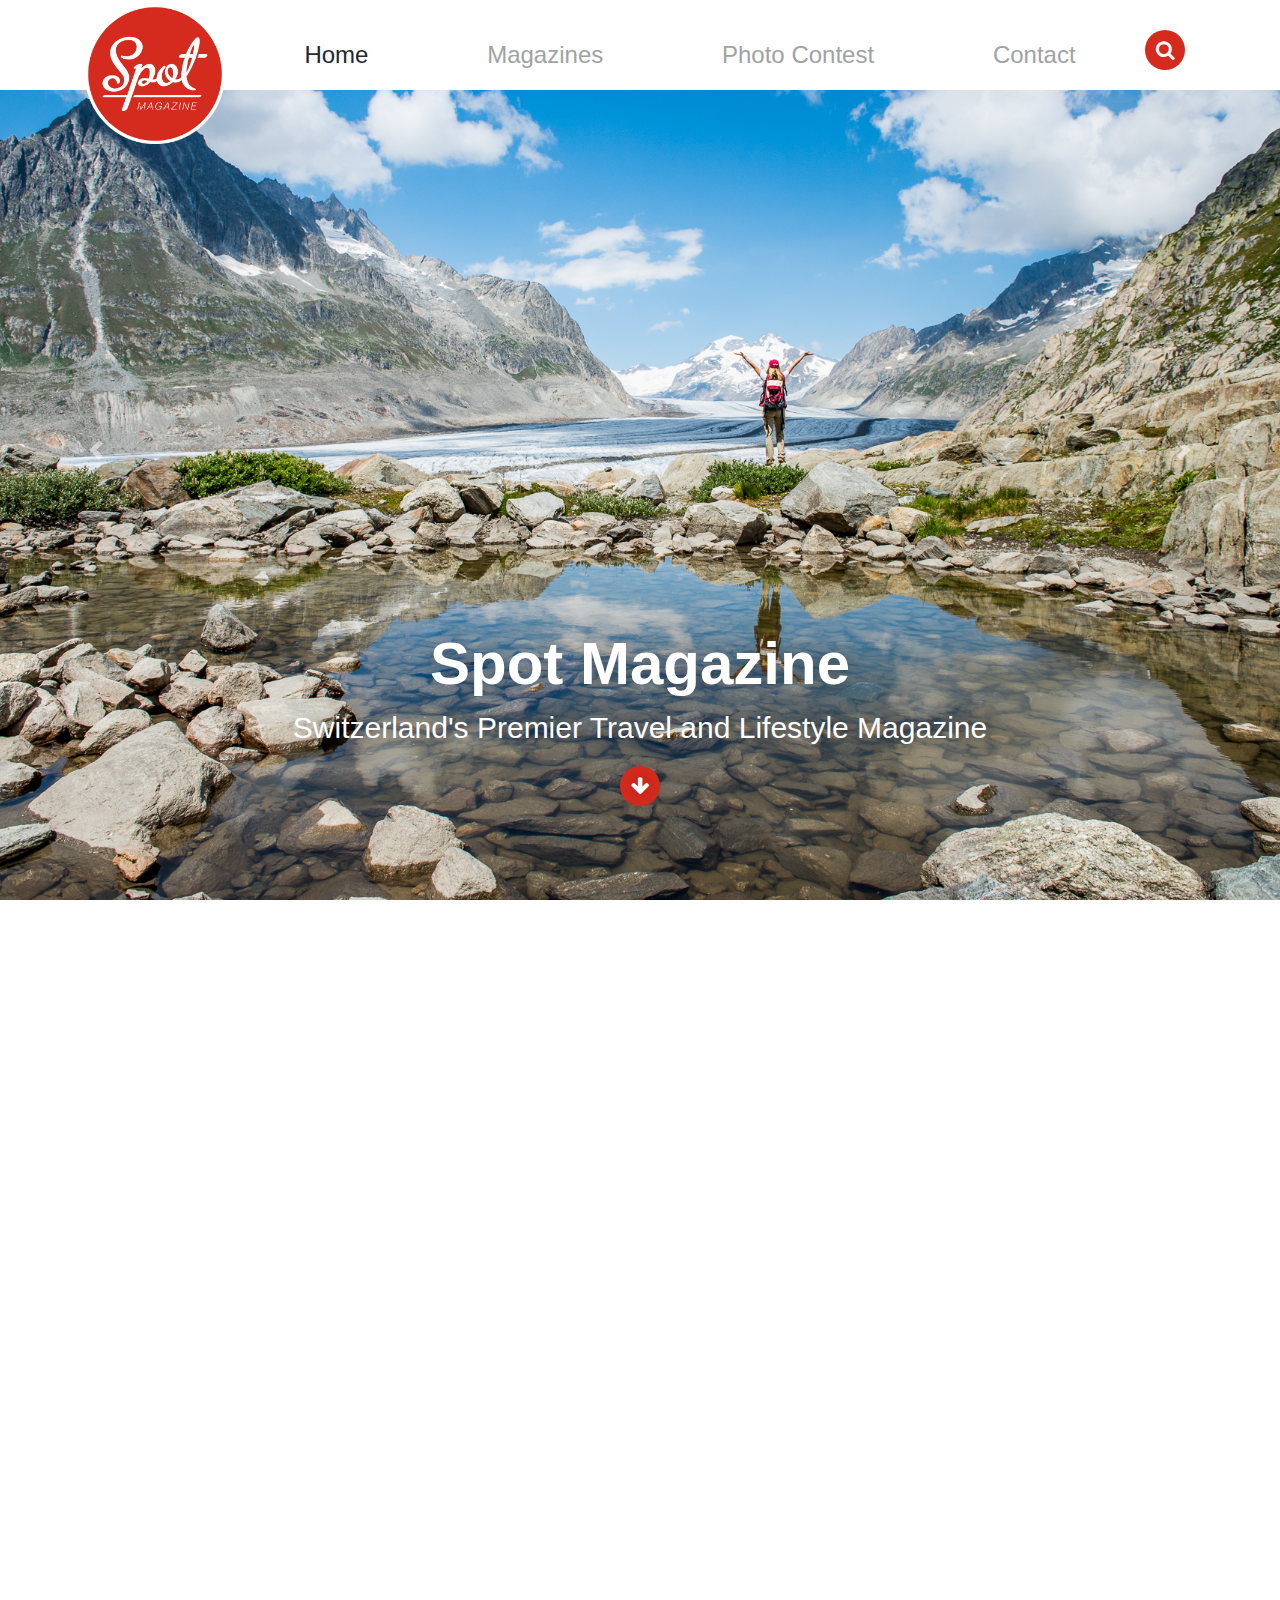
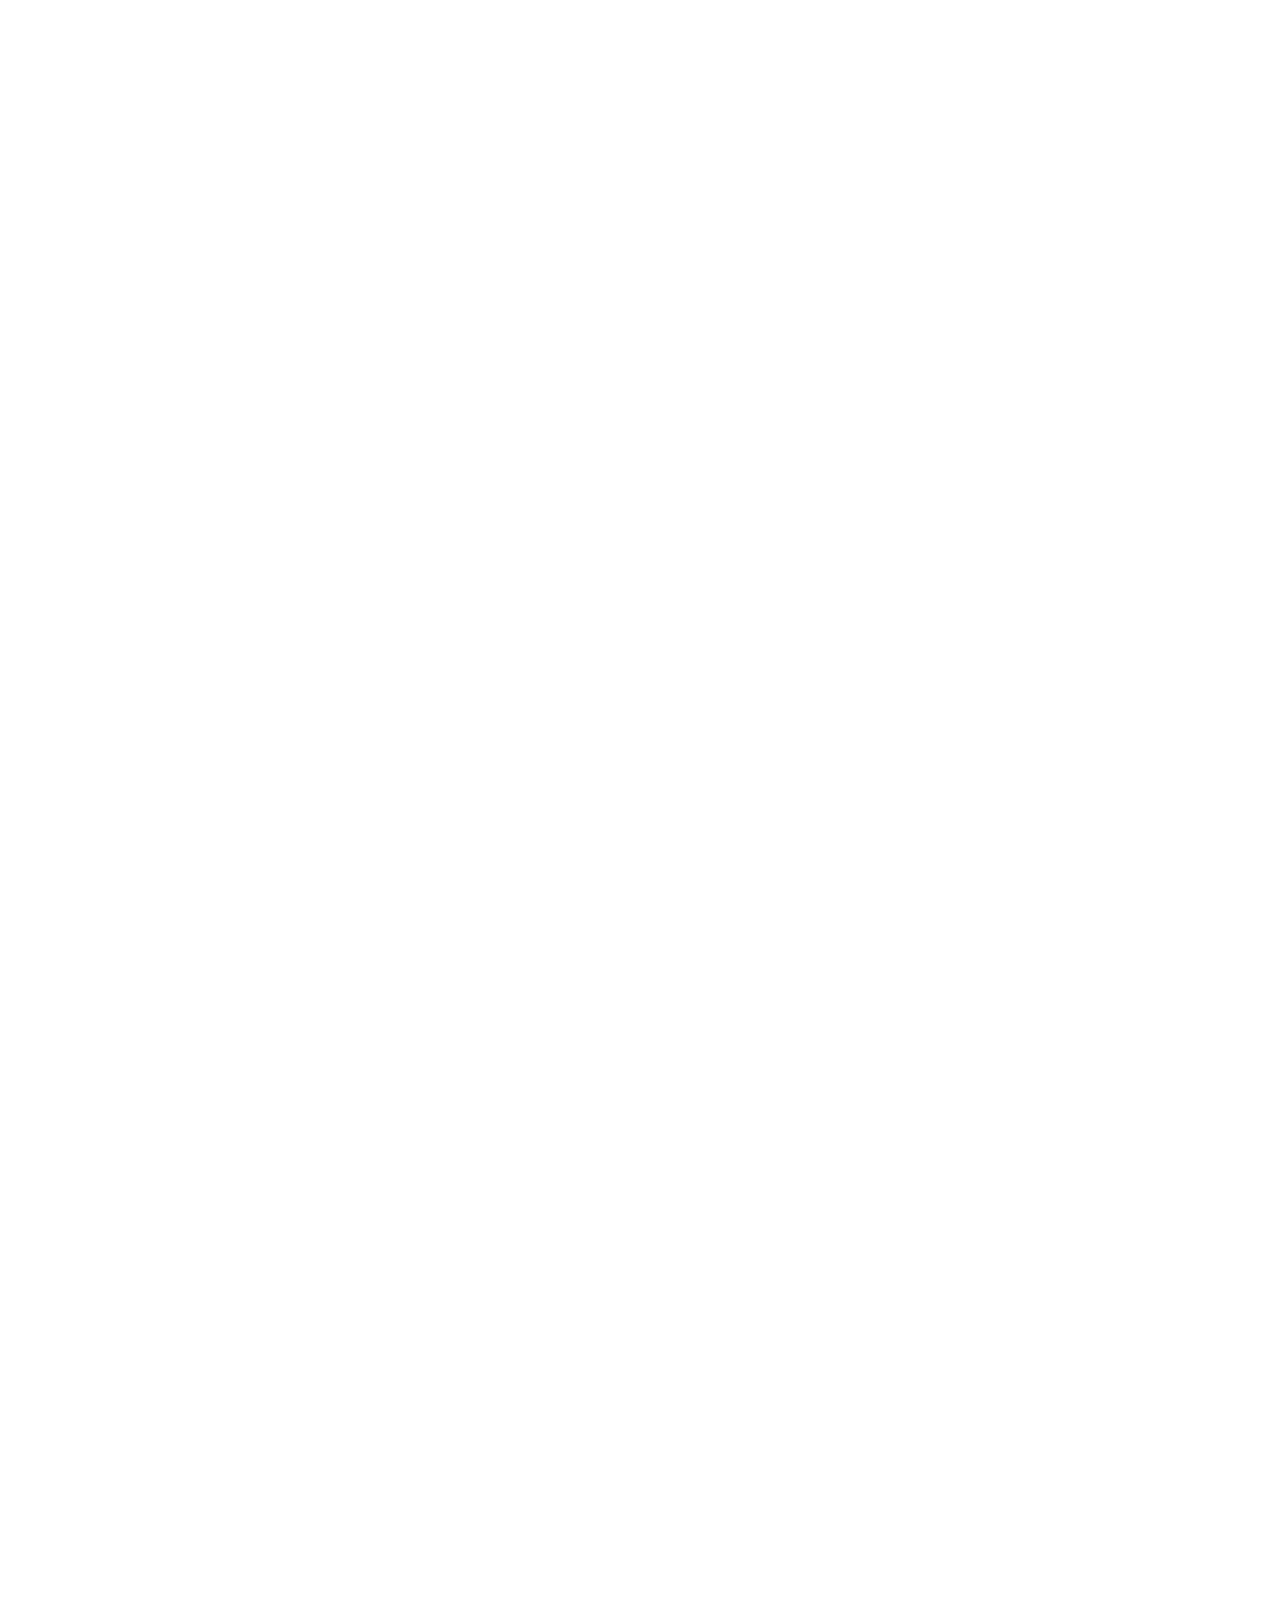
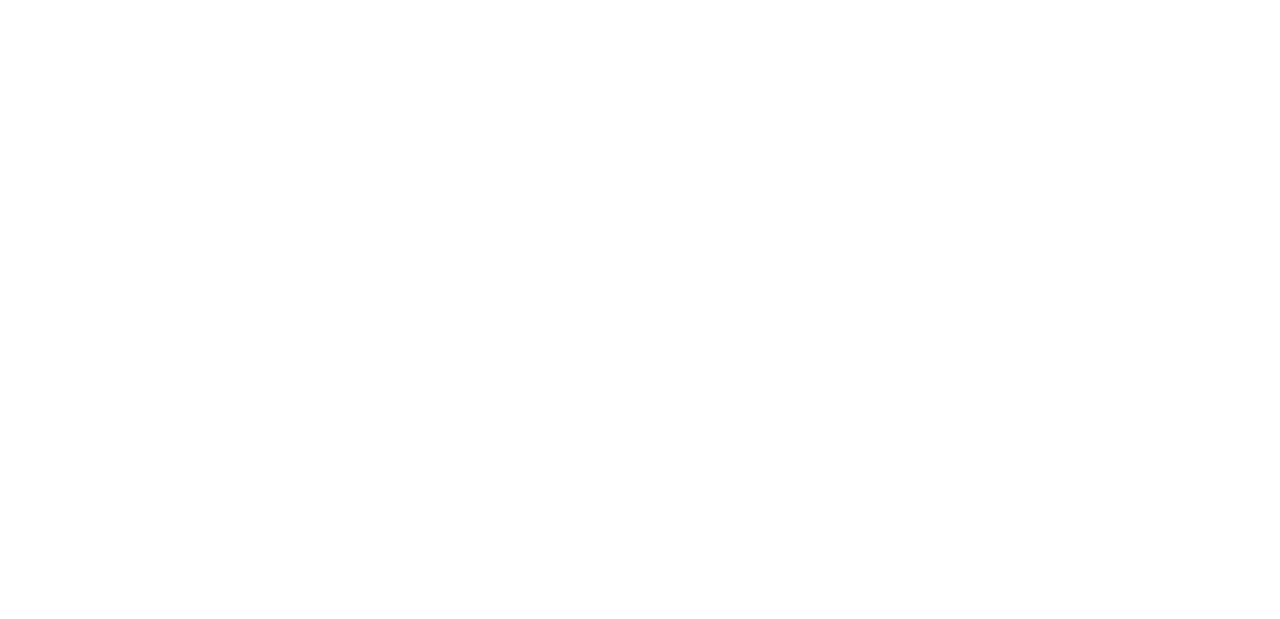
<file: index.html>
<!DOCTYPE html>
<html lang="en">
    <!--
    NOTE: The majority of comments here will be removed when the site goes live for the client.
    They are:
        - notes to myself in the future (denoted by an X )
        - to explain my thinking and process to any examiners for the sake of the Code Institute project.
    -->

    <head>
        <meta charset="UTF-8" />
        <meta name="viewport" content="width=device-width, initial-scale=1.0" />
        <meta http-equiv="X-UA-Compatible" content="ie=edge" />
        <!-- Adding Bootstrap 4 styling, Font Awesome fonts -->
        <link rel="stylesheet" href="https://maxcdn.bootstrapcdn.com/bootstrap/4.2.1/css/bootstrap.min.css" type="text/css" />
        <link rel="stylesheet" href="https://maxcdn.bootstrapcdn.com/font-awesome/4.7.0/css/font-awesome.min.css" type="text/css" />
        <!-- Adding Google font
         X This is a close approx to a licensed font the client uses, should be replaced in live version -->
        <link href="https://fonts.googleapis.com/css?family=Pacifico" rel="stylesheet" />
        <!-- Favicon -->
        <!-- X Add icons for mobile homescreen use -->
        <link rel="shortcut icon" type="image/png" href="assets/logo/spot_magazine.png" />
        <!-- My styles -->
        <link rel="stylesheet" href="assets/css/style.css" />
        <title>Spot Magazine</title>
    </head>

    <body>
        <!-- Navbar Header -->
        <!-- X I would love for it to be transparent then fade into white after scrolling down but from what I could see it would require custom JavaScript -->
        <header>
            <nav class="navbar fixed-top navbar-expand-lg navbar-light nav-fill shadow-sm py-1">
                <div class="container maxcontainer">
                    <div class="mr-auto">
                        <!-- Large Logo size -->
                        <a class="navbar-brand d-none d-lg-block " href="index.html">
                            <img src="assets/logo/spot_magazine.png" alt="Logo" class="logosize" />
                        </a>
                        <!-- Small Logo size -->
                        <a class="navbar-brand d-lg-none p-0" href="index.html">
                            <img src="assets/logo/spot_magazine.png" alt="Logo" class="logosize" />
                        </a>
                    </div>
                    <!-- Button used as menu under 768px -->
                    <div class="d-flex flex-row order-lg-2">
                        <!-- Search button -->
                        <!-- X Non functional as JavaScript would be needed for the animations -->
                        <div class="pt-lg-2">
                            <div class="nav-item spoticon spotred fa fa-search"></div>
                        </div>
                        <button class="navbar-toggler" type="button" data-toggle="collapse" data-target="#topNavbar">
                            <span class="navbar-toggler-icon"></span>
                        </button>
                    </div>
                    <div class="collapse navbar-collapse order-lg-1" id="topNavbar">
                        <!-- Header links -->
                        <a class="nav-item nav-link pt-lg-4 active" href="index.html">Home</a>
                        <a class="nav-item nav-link pt-lg-4" href="gallery.html">Magazines</a>
                        <a class="nav-item nav-link pt-lg-4" href="contest.html">Photo Contest</a>
                        <a class="nav-item nav-link pt-lg-4" href="contact.html">Contact</a>
                    </div>
                </div>
            </nav>
        </header>
        <!-- Superhero Image Section -->
        <!-- This superhero image uses a carousel to cycle through images -->
        <section>
            <div class="">
                <div id="Superhero" class="carousel slide" data-ride="carousel">
                    <div class="carousel-inner">
                        <div class="carousel-item active superheroview align-items-center">
                            <a href="story.html">
                                <img class="w-100 heroimg" src="assets/images/aletsch/aletsch_lr-5.jpg" alt="First slide" />
                            </a>
                            <div class="carousel-caption  herocaption">
                                <h1>
                                    Spot Magazine
                                </h1>
                                <h2 class="d-none d-md-block font4">
                                    Switzerland's Premier Travel and Lifestyle Magazine
                                </h2>
                                <div class="w-100 d-flex justify-content-center">
                                    <a href="#trendingstory" class="spoticon spotred bounce fa fa-arrow-down"></a>
                                </div>
                            </div>
                        </div>
                        <div class="carousel-item superheroview">
                            <a href="gallery.html">
                                <img class="w-100 heroimg" src="assets/images/jura/jura_kayak_camp_disc2-82.jpg" alt="Second slide" />
                            </a>
                            <div class="carousel-caption  herocaption">
                                <h1>
                                    Spring Issue
                                </h1>
                                <h2 class="d-none d-md-block font4">
                                    Check out the latest issue for great stories this spring season
                                </h2>
                                <div class="w-100 d-flex justify-content-center">
                                    <a href="#trendingstory" class="spoticon spotred bounce fa fa-arrow-down"></a>
                                </div>
                            </div>
                        </div>
                        <div class="carousel-item superheroview">
                            <a href="contest.html">
                                <img class="w-100 heroimg" src="assets/images/fribourg/fribourg_lr-31.jpg" alt="Third slide" />
                            </a>
                            <div class="carousel-caption  herocaption">
                                <h1>
                                    Photo Competition
                                </h1>
                                <h2 class="d-none d-md-block font4">
                                    Enter our photo competition for a chance to be featured in the Magazine
                                </h2>
                                <div class="w-100 d-flex justify-content-center">
                                    <a href="#trendingstory" class="spoticon spotred bounce fa fa-arrow-down"></a>
                                </div>
                            </div>
                        </div>
                    </div>
                    <a class="carousel-control-prev" href="#Superhero" role="button" data-slide="prev">
                        <span class="carousel-control-prev-icon"></span>
                        <span class="sr-only">Previous</span>
                    </a>
                    <a class="carousel-control-next" href="#Superhero" role="button" data-slide="next">
                        <span class="carousel-control-next-icon"></span>
                        <span class="sr-only">Next</span>
                    </a>
                </div>
            </div>
        </section>
        <!-- This section is used to link to the trending story -->
        <!-- If you link directly to the section it will overscroll by the width of the navbar, linking to this div means the padding between the superhero image and the story is enough to prevent the overscroll
        X This can be fixed using a JavaScript package such as 'Animate on Scroll' -->
        <section id="trendingstory"></section>
        <!-- Trending Story Section -->
        <!-- I am aware that it isn't the best practice to hide a section at different screen sizes to have multiple designs as it leads to duplicate code and text. Unfortunately in order to have text wrap around the circular image I couldn't have the text and the image in bootstrap columns so it made implementing a responsive design very difficult.In the end this was the best way I could come up with having the text wrap on desktop then have the design responsive on smaller screens. In the future if I had to do something like this I would import the text that displays on the site from a database so it doesn't need to be changed twice every time.
      -->
        <section class="my-5">
            <!-- Mobile screen -->
            <div class="container d-md-none">
                <div class="row">
                    <div class="col-12">
                        <h2 class="cursivetxt my-4">
                            Story of the Week
                        </h2>
                        <div class="circleview mx-auto">
                            <img src="assets/images/bad_ragaz/badragaz_lr-008.jpg" id="trendingimgs" alt="Story of the Week" class="circleimage" />
                        </div>
                    </div>
                    <div class="col-12 my-3">
                        <h4>
                            This is the story of the week on mobile
                        </h4>
                        <p>In this design the text is below the spot. Lorem ipsum dolor sit amet, consectetuer adipiscing elit. Aenean commodo ligula eget dolor. Aenean massa. Cum sociis natoque penatibus et magnis dis parturient montes, nascetur ridiculus mus.</p>
                    </div>
                </div>
            </div>
            <!-- Larger Screen -->
            <div class="container maxcontainer d-none d-md-block">
                <div class="row align-items-center">
                    <div class="col-12">
                        <div class="circleview m-3">
                            <img src="assets/images/bad_ragaz/badragaz_lr-008.jpg" id="trendingimgl" alt="Story of the Week" class="circleimage" />
                        </div>
                        <div class="my-md-3 my-lg-5">
                            <h2 class="cursivetxt text-left">
                                Story of the Week
                            </h2>
                            <h4 class="text-left my-3">
                                This is the story of the week on desktop
                            </h4>
                            <p>
                                In this design the text is meant to wrap around the edge of the spot. Lorem ipsum dolor sit amet, consectetuer adipiscing elit. Aenean commodo ligula eget dolor. Aenean massa. Cum sociis natoque penatibus et magnis dis parturient montes, nascetur ridiculus mus.
                                <a href="story.html"><u>Read more...</u></a>
                            </p>
                        </div>
                    </div>
                </div>
            </div>
        </section>
        <!-- Shorter Story Section -->
        <!-- I this will need JavaScript to generate links when the button is pressed. Also in the future it would make sense to maybe use JavaScript and JSON to populate these items. For the moment this is just the layout of what the default 1/2/3 stories will look like
        -->
        <section>
            <div class="container maxcontainer">
                <div class="row">
                    <div class="col-12">
                        <h2 class="cursivetxt text-left">More Stories</h2>
                        <hr />
                    </div>
                </div>
                <div class="row">
                    <!-- X The masonry layout for these cards unfortunately are ordered vertically rather than horizontally as the client wants, the fix would require JavaScript so will be saved for the future -->
                    <div class="col-12 card-columns">
                        <div class="card">
                            <a href="story.html" class="imlink">
                                <img src="assets/images/jura/jura_kayak_camp_disc2-19.jpg" alt="Card Image" class="card-img-top" />
                                <h4 class="card-title">
                                    Title of the story will go here
                                </h4>
                                <div class="card-text">
                                    Lorem ipsum dolor sit amet, consectetur adipiscing elit. Aenean et rutrum lorem. Ut non sagittis elit. Fusce quis pharetra felis. Integer dignissim enim sapien, eu accumsan sem porta sit amet.
                                </div>
                                <div class="card-footer sstoryfooter">
                                    <div class="row">
                                        <div class="col-sm-12 col-4 my-1 d-flex align-items-center justify-content-center">
                                            <div class="text-left text-sm-center">Read time 3 mins</div>
                                        </div>
                                        <div class="col-sm-4 col-4 d-flex justify-content-sm-start justify-content-center align-items-center">
                                            <div class="flagview">
                                                <img src="assets/images/flags/flag_of_canton_of_zürich.png" alt="Zürich" class="img-fluid squareimage" />
                                            </div>
                                        </div>
                                        <div class="col-sm-8 col-4 d-flex justify-content-end align-items-center">
                                            <div class="spoticonsmall spotred fa fa-car"></div>
                                            <div class="spoticonsmall spotred fa fa-bed"></div>
                                            <div class="spoticonsmall spotred fa fa-map-signs"></div>
                                        </div>
                                    </div>
                                </div>
                            </a>
                            <a href="story.html" class="linkspot spoticon spotred fa fa-arrow-right"></a>
                        </div>
                        <div class="card">
                            <a href="story.html" class="imlink">
                                <img src="assets/images/fribourg/fribourg_lr-16.jpg" alt="Card Image" class="card-img-top" />
                                <h4 class="card-title">
                                    A different title will go here
                                </h4>
                                <div class="card-text">
                                    Donec consequat vehicula tortor dapibus efficitur. Aenean dolor ante, efficitur non odio nec, cursus suscipit lectus. Quisque feugiat ac mauris non pellentesque. Quisque nibh dui, placerat ac blandit nec, pharetra a neque.
                                </div>
                                <div class="card-footer sstoryfooter">
                                    <div class="row">
                                        <div class="col-sm-12 col-4 my-1 d-flex align-items-center justify-content-center">
                                            <div class="text-left text-sm-center">Read time 3 mins</div>
                                        </div>
                                        <div class="col-sm-4 col-4 d-flex justify-content-sm-start justify-content-center align-items-center ">
                                            <div class="flagview">
                                                <img src="assets/images/flags/flag_of_canton_of_bern.png" alt="Bern" class="img-fluid squareimage" />
                                            </div>
                                        </div>
                                        <div class="col-sm-8 col-4 d-flex justify-content-end align-items-center">
                                            <div class="spoticonsmall spotred fa fa-car"></div>
                                            <div class="spoticonsmall spotred fa fa-cutlery"></div>
                                            <div class="spoticonsmall spotred fa fa-snowflake-o"></div>
                                        </div>
                                    </div>
                                </div>
                            </a>
                            <a href="story.html" class="linkspot spoticon spotred fa fa-arrow-right"></a>
                        </div>
                        <div class="card">
                            <a href="story.html" class="imlink">
                                <img src="assets/images/flumserberg/flumserberge_lr-39.jpg" alt="Card Image" class="card-img-top" />
                                <h4 class="card-title">
                                    Here's another story title
                                </h4>
                                <div class="card-text">
                                    Morbi quis massa non ipsum eleifend suscipit a in arcu. Vestibulum ut sem quam. In lectus justo, blandit eu commodo vitae, pretium sed massa. Proin sagittis aliquet vulputate. Donec et ipsum laoreet, blandit sapien maximus, hendrerit eros.
                                </div>
                                <div class="card-footer sstoryfooter">
                                    <div class="row">
                                        <div class="col-sm-12 col-4 my-1 d-flex align-items-center justify-content-center">
                                            <div class="text-left text-sm-center">Read time 3 mins</div>
                                        </div>
                                        <div class="col-sm-4 col-4 d-flex justify-content-sm-start justify-content-center align-items-center ">
                                            <div class="flagview">
                                                <img src="assets/images/flags/flag_of_canton_of_uri.png" alt="Uri" class="img-fluid squareimage" />
                                            </div>
                                        </div>
                                        <div class="col-sm-8 col-4 d-flex justify-content-end align-items-center">
                                            <div class="spoticonsmall spotred fa fa-bicycle"></div>
                                            <div class="spoticonsmall spotred fa fa-heart"></div>
                                            <div class="spoticonsmall spotred fa fa-map-signs"></div>
                                        </div>
                                    </div>
                                </div>
                            </a>
                            <a href="story.html" class="linkspot spoticon spotred fa fa-arrow-right"></a>
                        </div>
                        <div class="card">
                            <a href="story.html" class="imlink">
                                <img src="assets/images/chaeserrugg/chaeserrugg_lr-28.jpg" alt="Card Image" class="card-img-top" />
                                <h4 class="card-title">
                                    This one is short
                                </h4>
                                <div class="card-text">
                                    Cras in molestie arcu, non porttitor orci. Quisque facilisis lectus quis scelerisque interdum. Maecenas dictum congue mauris nec feugiat. Nam faucibus quis ipsum eget porttitor. Curabitur vestibulum lacus diam, sit amet vestibulum nisi aliquam vitae.
                                </div>
                                <div class="card-footer sstoryfooter">
                                    <div class="row">
                                        <div class="col-sm-12 col-4 my-1 d-flex align-items-center justify-content-center">
                                            <div class="text-left text-sm-center">Read time 3 mins</div>
                                        </div>
                                        <div class="col-sm-4 col-4 d-flex justify-content-sm-start justify-content-center align-items-center ">
                                            <div class="flagview">
                                                <img src="assets/images/flags/flag_of_canton_of_lucerne.png" alt="Lucerne" class="img-fluid squareimage" />
                                            </div>
                                        </div>
                                        <div class="col-sm-8 col-4 d-flex justify-content-end align-items-center">
                                            <div class="spoticonsmall spotred fa fa-bicycle"></div>
                                            <div class="spoticonsmall spotred fa fa-cutlery"></div>
                                            <div class="spoticonsmall spotred fa fa-map-signs"></div>
                                        </div>
                                    </div>
                                </div>
                            </a>
                            <a href="story.html" class="linkspot spoticon spotred fa fa-arrow-right"></a>
                        </div>
                        <div class="card">
                            <a href="story.html" class="imlink">
                                <img src="assets/images/chaeserrugg/chaeserrugg_lr-3.jpg" alt="Card Image" class="card-img-top" />
                                <h4 class="card-title">
                                    This one is really really really long
                                </h4>
                                <div class="card-text">
                                    Suspendisse in commodo enim. Morbi euismod sapien eget scelerisque tempus. Praesent egestas tincidunt odio id facilisis. Maecenas a tristique augue, a facilisis dui. Donec ac lacus lacinia ipsum ornare auctor. Nullam ultricies eros mi, vitae elementum felis
                                    efficitur quis.
                                </div>
                                <div class="card-footer sstoryfooter">
                                    <div class="row">
                                        <div class="col-sm-12 col-4 my-1 d-flex align-items-center justify-content-center">
                                            <div class="text-left text-sm-center">Read time 3 mins</div>
                                        </div>
                                        <div class="col-sm-4 col-4 d-flex justify-content-sm-start justify-content-center align-items-center ">
                                            <div class="flagview">
                                                <img src="assets/images/flags/flag_of_canton_of_valais.png" alt="Valais" class="img-fluid squareimage" />
                                            </div>
                                        </div>
                                        <div class="col-sm-8 col-4 d-flex justify-content-end align-items-center">
                                            <div class="spoticonsmall spotred fa fa-car"></div>
                                            <div class="spoticonsmall spotred fa fa-bed"></div>
                                            <div class="spoticonsmall spotred fa fa-cutlery"></div>
                                        </div>
                                    </div>
                                </div>
                            </a>
                            <a href="story.html" class="linkspot spoticon spotred fa fa-arrow-right"></a>
                        </div>
                        <div class="card">
                            <a href="story.html" class="imlink">
                                <img src="assets/images/bad_ragaz/badragaz_lr-125.jpg" alt="Card Image" class="card-img-top" />
                                <h4 class="card-title">
                                    This is the last story title
                                </h4>
                                <div class="card-text">
                                    Morbi quis massa non ipsum eleifend suscipit a in arcu. Vestibulum ut sem quam. In lectus justo, blandit eu commodo vitae, pretium sed massa. Proin sagittis aliquet vulputate. Donec et ipsum laoreet, blandit sapien maximus, hendrerit eros.
                                </div>
                                <div class="card-footer sstoryfooter">
                                    <div class="row">
                                        <div class="col-sm-12 col-4 my-1 d-flex align-items-center justify-content-center">
                                            <div class="text-left text-sm-center">Read time 3 mins</div>
                                        </div>
                                        <div class="col-sm-4 col-4 d-flex justify-content-sm-start justify-content-center align-items-center ">
                                            <div class="flagview">
                                                <img src="assets/images/flags/flag_of_canton_of_schaffhausen.png" alt="Schaffhausen" class="img-fluid squareimage" />
                                            </div>
                                        </div>
                                        <div class="col-sm-8 col-4 d-flex justify-content-end align-items-center">
                                            <div class="spoticonsmall spotred fa fa-ship"></div>
                                            <div class="spoticonsmall spotred fa fa-binoculars"></div>
                                            <div class="spoticonsmall spotred fa fa-map-signs"></div>
                                        </div>
                                    </div>
                                </div>
                            </a>
                            <a href="story.html" class="linkspot spoticon spotred fa fa-arrow-right"></a>
                        </div>
                    </div>
                </div>
                <div class="row ">
                    <div class="col-12 text-center my-4">
                        <button type="button" class="btn btnspot">More</button>
                    </div>
                </div>
            </div>
        </section>
        <!-- Instagram Placeholder -->
        <section>
            <div class="container">
                <div class="row">
                    <div class="col-12">
                        <div class="m-5 text-center">
                            <h2 class="cursivetxt">
                                Instagram Feed Placeholder
                            </h2>
                            <div class="heroview">
                                <img src="assets/images/instagram_eg.jpg" alt="Instagram Example" class="heroimg w-100 m-3" />
                            </div>
                        </div>
                    </div>
                </div>
            </div>
        </section>
        <!-- Footer -->
        <footer class="footer d-flex align-items-center">
            <div class="container">
                <div class="row">
                    <!-- ordered mobile first, .order-* for desktop -->
                    <div class="col-lg-4 my-1 order-lg-2 d-flex justify-content-center">
                        <a href="https://www.facebook.com/SpotMagazineCH/" target="_blank" class="sociallink spoticon fa fa-facebook"></a>
                        <a href="https://twitter.com/spotmagazinech" target="_blank" class="sociallink spoticon fa fa-twitter"></a>
                        <a href="https://www.instagram.com/spotmagazinech/" target="_blank" class="sociallink spoticon fa fa-instagram"></a>
                        <a href="https://www.pinterest.ie/swissspots/" target="_blank" class="sociallink spoticon fa fa-pinterest"></a>
                    </div>
                    <div class="col-lg-4 my-1 order-lg-1 footerleft">
                        SPOT MEDIA GmbH <br />
                        PO Box 448 <br />
                        8810 Horgen <br />
                    </div>
                    <div class="col-lg-4 my-1 order-lg-3 footerright">
                        Spot Media GmbH <br />
                        &copy;2018 <br />
                        All rights reserved <br />
                    </div>
                </div>
            </div>
        </footer>
        <!-- Bootstrap JavaScript -->
        <script src="https://code.jquery.com/jquery-3.3.1.slim.min.js" integrity="sha384-q8i/X+965DzO0rT7abK41JStQIAqVgRVzpbzo5smXKp4YfRvH+8abtTE1Pi6jizo" crossorigin="anonymous"></script>
        <script src="https://cdnjs.cloudflare.com/ajax/libs/popper.js/1.14.7/umd/popper.min.js" integrity="sha384-UO2eT0CpHqdSJQ6hJty5KVphtPhzWj9WO1clHTMGa3JDZwrnQq4sF86dIHNDz0W1" crossorigin="anonymous"></script>
        <script src="https://stackpath.bootstrapcdn.com/bootstrap/4.3.1/js/bootstrap.min.js" integrity="sha384-JjSmVgyd0p3pXB1rRibZUAYoIIy6OrQ6VrjIEaFf/nJGzIxFDsf4x0xIM+B07jRM" crossorigin="anonymous"></script>
    </body>
</html>
</file>
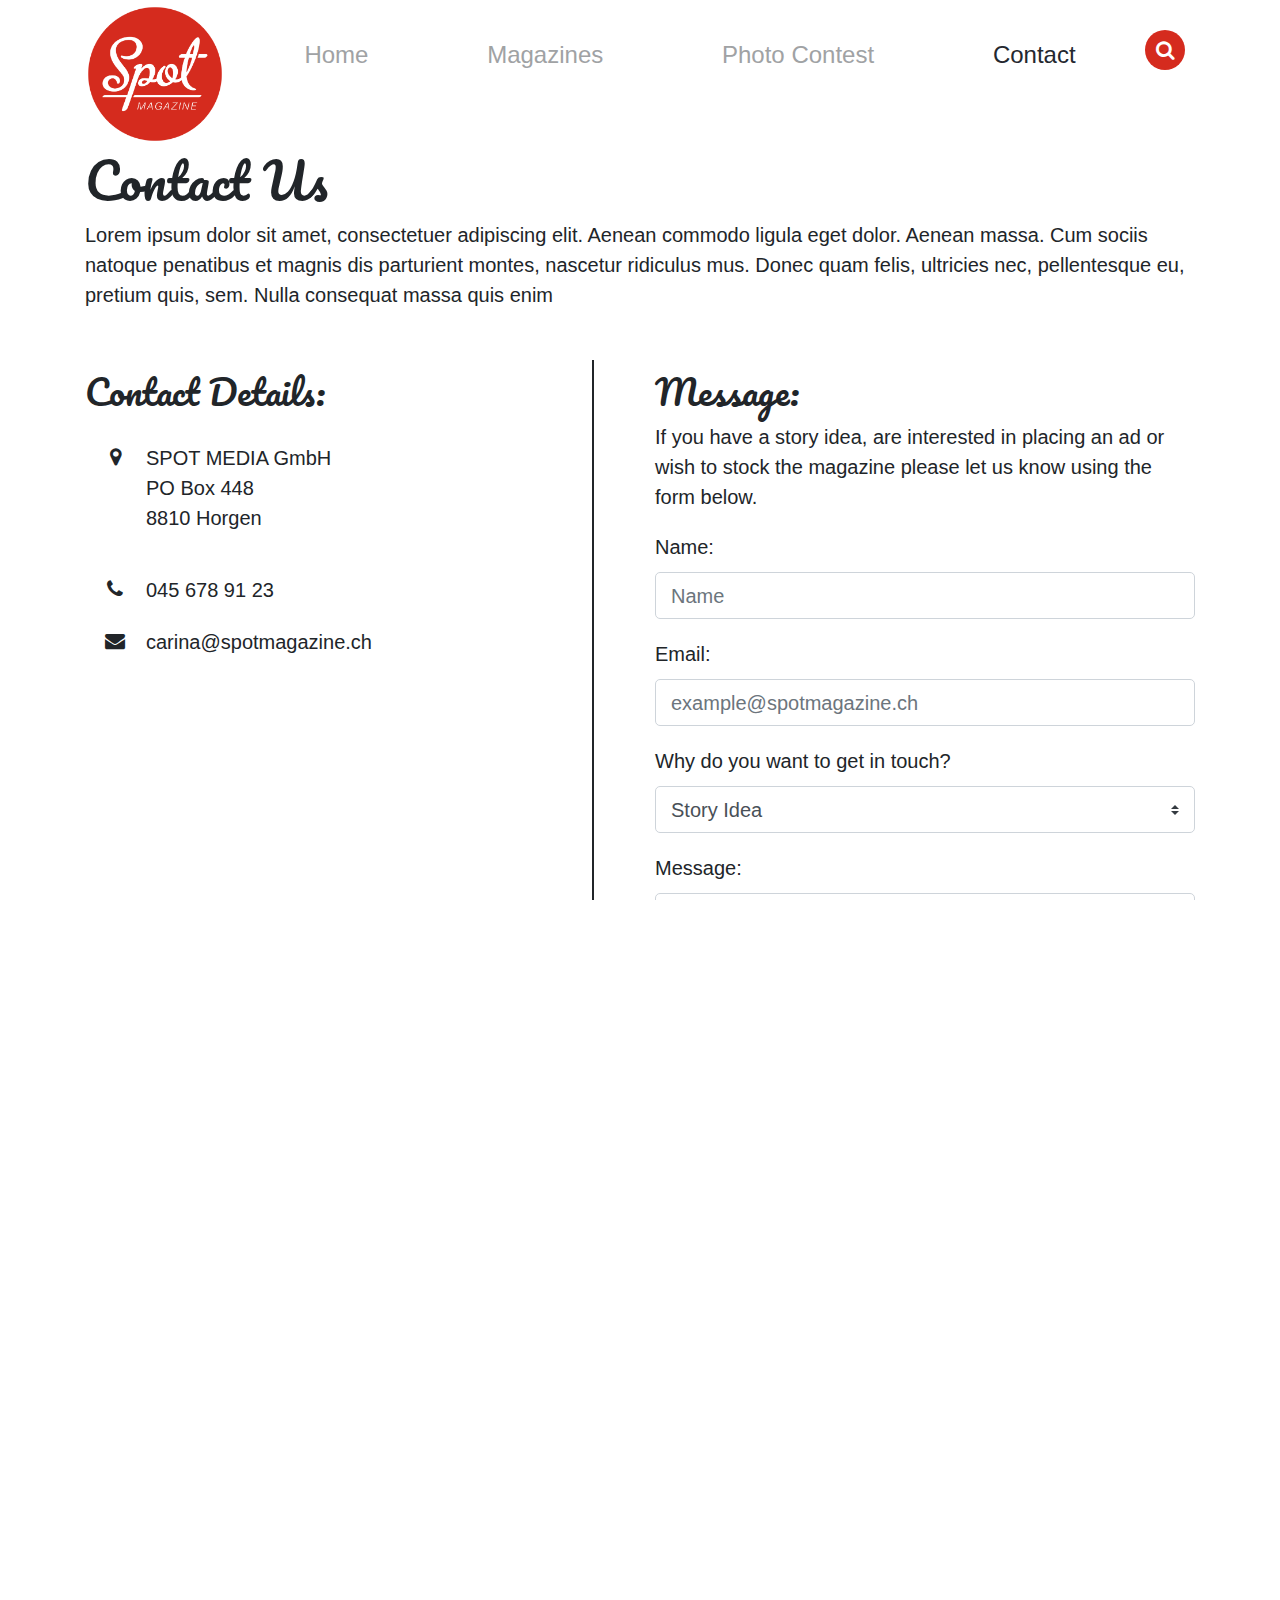
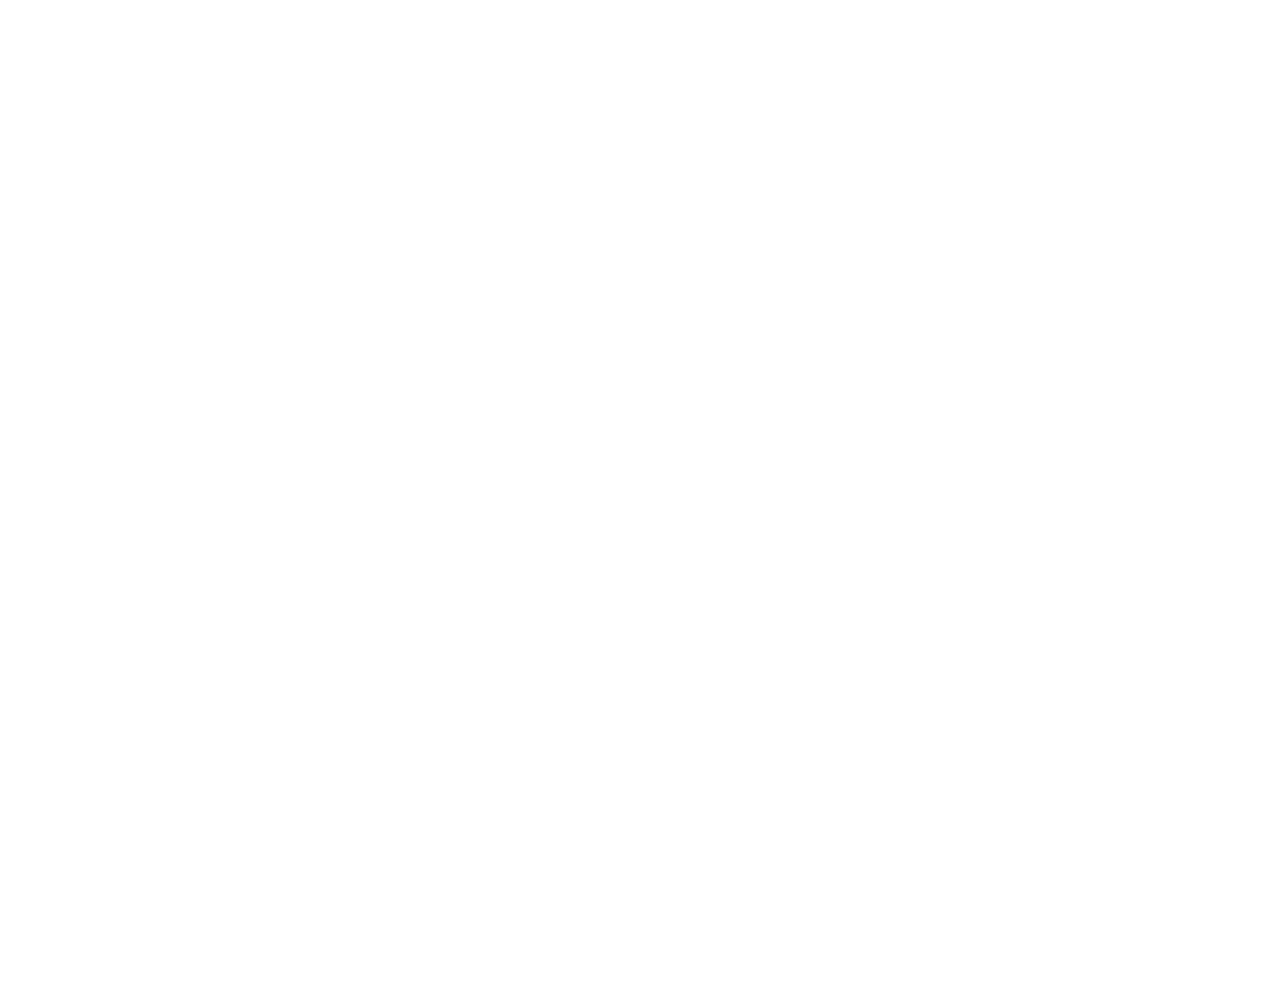
<file: contact.html>
<!DOCTYPE html>
<html lang="en">
    <!--
    NOTE: The majority of comments here will be removed when the site goes live for the client.
    They are:
        - notes to myself in the future (denoted by an X )
        - to explain my thinking and process to any examiners for the sake of the Code Institute project.
    -->

    <head>
        <meta charset="UTF-8" />
        <meta name="viewport" content="width=device-width, initial-scale=1.0" />
        <meta http-equiv="X-UA-Compatible" content="ie=edge" />
        <!-- Adding Bootstrap 4 styling, Font Awesome fonts -->
        <link rel="stylesheet" href="https://maxcdn.bootstrapcdn.com/bootstrap/4.2.1/css/bootstrap.min.css" type="text/css" />
        <link rel="stylesheet" href="https://maxcdn.bootstrapcdn.com/font-awesome/4.7.0/css/font-awesome.min.css" type="text/css" />
        <!-- Adding Google font
         X This is a close approx to a licensed font the client uses, should be replaced in live version -->
        <link href="https://fonts.googleapis.com/css?family=Pacifico" rel="stylesheet" />
        <!-- Favicon -->
        <!-- X Add icons for mobile homescreen use -->
        <link rel="shortcut icon" type="image/png" href="assets/logo/spot_magazine.png" />
        <!-- My styles -->
        <link rel="stylesheet" href="assets/css/style.css" />
        <title>Spot Magazine</title>
    </head>

    <body>
        <!-- Navbar Header -->
        <header>
            <nav class="navbar fixed-top navbar-expand-lg navbar-light nav-fill shadow-sm py-1">
                <div class="container maxcontainer">
                    <div class="mr-auto">
                        <!-- Large Logo size -->
                        <a class="navbar-brand d-none d-lg-block " href="index.html">
                            <img src="assets/logo/spot_magazine.png" alt="Logo" class="logosize" />
                        </a>
                        <!-- Small Logo size -->
                        <a class="navbar-brand d-lg-none p-0" href="index.html">
                            <img src="assets/logo/spot_magazine.png" alt="Logo" class="logosize" />
                        </a>
                    </div>
                    <!-- Button used as menu under 768px -->
                    <div class="d-flex flex-row order-lg-2">
                        <!-- Search button -->
                        <!-- X Non functional as JavaScript would be needed for the animations -->
                        <div class="pt-lg-2">
                            <div class="nav-item spoticon spotred fa fa-search"></div>
                        </div>
                        <button class="navbar-toggler" type="button" data-toggle="collapse" data-target="#topNavbar">
                            <span class="navbar-toggler-icon"></span>
                        </button>
                    </div>
                    <div class="collapse navbar-collapse order-lg-1" id="topNavbar">
                        <!-- Header links -->
                        <a class="nav-item nav-link pt-lg-4" href="index.html">Home</a>
                        <a class="nav-item nav-link pt-lg-4" href="gallery.html">Magazines</a>
                        <a class="nav-item nav-link pt-lg-4" href="contest.html">Photo Contest</a>
                        <a class="nav-item nav-link pt-lg-4 active" href="contact.html">Contact</a>
                    </div>
                </div>
            </nav>
        </header>
        <!-- Used to move content below the navbar -->
        <!-- Extra padding needed on desktop as there is no image on this page -->
        <div class="navpadding"></div>
        <div class="navpaddingquater d-lg-none"></div>
        <div class="navpaddinghalf d-none d-lg-block"></div>
        <!-- Contact Us Section -->
        <section>
            <div class="container maxcontainer">
                <div class="row">
                    <div class="col">
                        <h1 class="cursivetxt text-left">Contact Us</h1>
                        Lorem ipsum dolor sit amet, consectetuer adipiscing elit. Aenean commodo ligula eget dolor. Aenean massa. Cum sociis natoque penatibus et magnis dis parturient montes, nascetur ridiculus mus. Donec quam felis, ultricies nec, pellentesque eu, pretium quis, sem. Nulla consequat
                        massa quis enim
                    </div>
                </div>
            </div>
        </section>
        <!-- Contact info and form Section -->
        <section>
            <div class="container mt-4">
                <div class="row">
                    <div class="col-12 col-lg-5 my-4">
                        <h3 class="cursivetxt text-left">
                            Contact Details:
                        </h3>
                        <div class="row">
                            <div class="col-sm-6 col-lg-12">
                                <div class="d-flex justify-content-start ">
                                    <table class="contacttable">
                                        <tr>
                                            <td class="fa faicon fa-map-marker"></td>
                                            <td>
                                                SPOT MEDIA GmbH <br />
                                                PO Box 448 <br />
                                                8810 Horgen <br />
                                            </td>
                                        </tr>
                                    </table>
                                </div>
                            </div>
                            <div class="col-sm-6 col-lg-12 d-flex justify-content-start">
                                <table class="contacttable">
                                    <tr>
                                        <td class="fa faicon fa-phone"></td>
                                        <td>045 678 91 23</td>
                                    </tr>
                                    <tr>
                                        <td class="fa faicon fa-envelope"></td>
                                        <td><a href="#" class="linkhover">carina@spotmagazine.ch</a></td>
                                    </tr>
                                </table>
                            </div>
                        </div>
                    </div>
                    <!-- This single column is used to have a vertical line on desktop -->
                    <div class="col-12 col-lg-1 d-flex justify-content-center align-items-center">
                        <div class="vline"></div>
                    </div>
                    <div class="col-12 col-lg-6 my-4">
                        <h3 class="cursivetxt text-left">Message:</h3>
                        <p>If you have a story idea, are interested in placing an ad or wish to stock the magazine please let us know using the form below.</p>
                        <form>
                            <div class="form-group">
                                <label for="cf_name">Name:</label>
                                <input id="cf_name" name="cf_name" placeholder="Name" type="text" required="required" class="form-control" />
                            </div>
                            <div class="form-group">
                                <label for="cf_email">Email:</label>
                                <input id="cf_email" name="cf_email" placeholder="example@spotmagazine.ch" type="email" required="required" class="form-control" />
                            </div>
                            <div class="form-group">
                                <label for="cf_subject">Why do you want to get in touch?</label>
                                <div>
                                    <select id="cf_subject" name="cf_subject" required="required" class="custom-select">
                                        <option value="cf_story">Story Idea</option>
                                        <option value="cf_subscription">Subscription</option>
                                        <option value="cf_distribution">Distribution</option>
                                        <option value="cf_general">Other</option>
                                    </select>
                                    <span id="cf_subjectHelpBlock" class="form-text text-muted"></span>
                                </div>
                            </div>
                            <div class="form-group">
                                <label for="cf_message">Message:</label>
                                <textarea id="cf_message" name="cf_message" cols="40" rows="3" required="required" class="form-control"></textarea>
                            </div>
                            <div class="form-group d-flex justify-content-center">
                                <button name="submit" type="submit" class="btn btnspot">Send</button>
                            </div>
                        </form>
                    </div>
                </div>
            </div>
        </section>
        <!-- About Us Section Desktop -->
        <!-- This has the exact same issue as the Trending Story Section in index.html, see the note there for an explination and possible fix -->
        <!-- Note, none of the emails are real so cannot be liked, by request of the cilent -->
        <section class="d-none d-md-block">
            <div class="container px-0">
                <hr />
                <div class="row">
                    <div class="col-12">
                        <h2 class="cursivetxt text-left">Meet the team</h2>
                    </div>
                </div>
            </div>
            <div class="container maxcontainer">
                <div class="row align-items-center">
                    <div class="col-12">
                        <div class="circleview aboutcircle m-3">
                            <img src="assets/images/sketches/carina.jpeg" class="circleimage" alt="Carina" />
                        </div>
                        <div class="my-5">
                            <h4 class="text-left">
                                Carina Scheuringer - Editor
                            </h4>
                            <a href="#" class="linkhover">carina@spotmagazine.ch</a>
                            <p>Lorem ipsum dolor sit amet, consectetuer adipiscing elit. Aenean commodo ligula eget dolor. Aenean massa. Cum sociis natoque penatibus et magnis dis parturient montes, nascetur ridiculus mus. Donec quam felis, ultricies nec, pellentesque eu, pretium.</p>
                        </div>
                    </div>
                    <div class="col-12">
                        <div class="circleview aboutcircle float-right m-3">
                            <img src="assets/images/sketches/andy.jpeg" class="circleimage" alt="Andy" />
                        </div>
                        <div class="my-5 text-right">
                            <h4 class="text-right">
                                Andy Seddon - Contributor
                            </h4>
                            <a href="#" class="linkhover">andy@spotmagazine.ch</a>
                            <p>
                                In sem justo, commodo ut, suscipit at, pharetra vitae, orci. Duis sapien nunc, commodo et, interdum suscipit, sollicitudin et, dolor. Pellentesque habitant morbi tristique senectus et netus et malesuada fames ac turpis egestas. Aliquam id dolor. Class aptent taciti
                                sociosqu ad litora.
                            </p>
                        </div>
                    </div>
                    <div class="col-12">
                        <div class="circleview aboutcircle m-3">
                            <img src="assets/images/sketches/isabel_b.jpeg" class="circleimage" alt="Isabel" />
                        </div>
                        <div class="my-5">
                            <h4 class="text-left">
                                Isabel Steiner - Advertising and Sales
                            </h4>
                            <a href="#" class="linkhover">isabel@spotmagazine.ch</a>
                            <p>
                                Etiam posuere quam ac quam. Maecenas aliquet accumsan leo. Nullam dapibus fermentum ipsum. Etiam quis quam. Integer lacinia. Nulla est. Nulla turpis magna, cursus sit amet, suscipit a, interdum id, felis. Integer vulputate sem a nibh rutrum consequat. Maecenas lorem.
                                Pellentesque pretium.
                            </p>
                        </div>
                    </div>
                    <div class="col-12">
                        <div class="circleview aboutcircle float-right m-3">
                            <img src="assets/images/sketches/sam.jpeg" class="circleimage" alt="Sam" />
                        </div>
                        <div class="my-5 text-right">
                            <h4 class="text-right">
                                Sam Anderson - ¯\_(ツ)_/¯
                            </h4>
                            <a href="#" class="linkhover">sam@spotmagazine.ch</a>
                            <p>
                                Lorem ipsum dolor sit amet, consectetuer adipiscing elit. Morbi gravida libero nec velit. Morbi scelerisque luctus velit. Etiam dui sem, fermentum vitae, sagittis id, malesuada in, quam. Proin mattis lacinia justo. Vestibulum facilisis auctor urna. Aliquam in lorem
                                sit amet leo accumsan.
                            </p>
                        </div>
                    </div>
                </div>
            </div>
        </section>
        <!-- About Us Section Mobile -->
        <section class="d-md-none">
            <div class="container">
                <hr />
                <div class="row">
                    <div class="col-12">
                        <h2 class="cursivetxt text-left">Meet the team</h2>
                    </div>
                </div>
            </div>
            <div class="container">
                <div class="row d-flex justify-content-lg-start">
                    <div class="col-12 d-flex justify-content-center">
                        <div class="circleview aboutcircle">
                            <img src="assets/images/sketches/carina.jpeg" class="circleimage" alt="Carina" />
                        </div>
                    </div>
                    <div class="col-12">
                        <h3>
                            Carina Scheuringer
                        </h3>
                        <h4>
                            Editor
                        </h4>
                        <p class="text-center"><a href="#" class="linkhover">carina@spotmagazine.ch</a></p>
                        <p>Lorem ipsum dolor sit amet, consectetuer adipiscing elit. Aenean commodo ligula eget dolor. Aenean massa. Cum sociis natoque penatibus et magnis dis parturient montes, nascetur ridiculus mus. Donec quam felis, ultricies nec, pellentesque eu, pretium.</p>
                    </div>
                </div>
                <div class="row d-flex justify-content-lg-end">
                    <div class="col-12 d-flex justify-content-center">
                        <div class="circleview aboutcircle">
                            <img src="assets/images/sketches/andy.jpeg" class="circleimage" alt="Andy" />
                        </div>
                    </div>
                    <div class="col-12">
                        <h3>
                            Andy Seddon
                        </h3>
                        <h4>
                            Contributor
                        </h4>
                        <p class="text-center"><a href="#" class="linkhover">andy@spotmagazine.ch</a></p>
                        <p>
                            In sem justo, commodo ut, suscipit at, pharetra vitae, orci. Duis sapien nunc, commodo et, interdum suscipit, sollicitudin et, dolor. Pellentesque habitant morbi tristique senectus et netus et malesuada fames ac turpis egestas. Aliquam id dolor. Class aptent taciti
                            sociosqu ad litora.
                        </p>
                    </div>
                </div>
                <div class="row d-flex justify-content-lg-start">
                    <div class="col-12 d-flex justify-content-center">
                        <div class="circleview aboutcircle">
                            <img src="assets/images/sketches/isabel_b.jpeg" class="circleimage" alt="Isabel" />
                        </div>
                    </div>
                    <div class="col-12">
                        <h3>
                            Isabel Steiner
                        </h3>
                        <h4>
                            Advertising and Sales
                        </h4>
                        <p class="text-center"><a href="#" class="linkhover">isabel@spotmagazine.ch</a></p>
                        <p>
                            Etiam posuere quam ac quam. Maecenas aliquet accumsan leo. Nullam dapibus fermentum ipsum. Etiam quis quam. Integer lacinia. Nulla est. Nulla turpis magna, cursus sit amet, suscipit a, interdum id, felis. Integer vulputate sem a nibh rutrum consequat. Maecenas lorem.
                            Pellentesque pretium.
                        </p>
                    </div>
                </div>
                <div class="row d-flex justify-content-lg-end">
                    <div class="col-12 d-flex justify-content-center">
                        <div class="circleview aboutcircle">
                            <img src="assets/images/sketches/sam.jpeg" class="circleimage" alt="Sam" />
                        </div>
                    </div>
                    <div class="col-12">
                        <h3>
                            Sam Anderson
                        </h3>
                        <h4>
                            ¯\_(ツ)_/¯
                        </h4>
                        <p class="text-center"><a href="#" class="linkhover">sam@spotmagazine.ch</a></p>
                        <p>
                            Lorem ipsum dolor sit amet, consectetuer adipiscing elit. Morbi gravida libero nec velit. Morbi scelerisque luctus velit. Etiam dui sem, fermentum vitae, sagittis id, malesuada in, quam. Proin mattis lacinia justo. Vestibulum facilisis auctor urna. Aliquam in lorem sit
                            amet leo accumsan.
                        </p>
                    </div>
                </div>
            </div>
        </section>
        <!-- Footer -->
        <footer class="footer d-flex align-items-center">
            <div class="container">
                <div class="row">
                    <!-- ordered mobile first, .order-* for desktop -->
                    <div class="col-lg-4 my-1 order-lg-2 d-flex justify-content-center">
                        <a href="https://www.facebook.com/SpotMagazineCH/" target="_blank" class="sociallink spoticon fa fa-facebook"></a>
                        <a href="https://twitter.com/spotmagazinech" target="_blank" class="sociallink spoticon fa fa-twitter"></a>
                        <a href="https://www.instagram.com/spotmagazinech/" target="_blank" class="sociallink spoticon fa fa-instagram"></a>
                        <a href="https://www.pinterest.ie/swissspots/" target="_blank" class="sociallink spoticon fa fa-pinterest"></a>
                    </div>
                    <div class="col-lg-4 my-1 order-lg-1 footerleft">
                        SPOT MEDIA GmbH <br />
                        PO Box 448 <br />
                        8810 Horgen <br />
                    </div>
                    <div class="col-lg-4 my-1 order-lg-3 footerright">
                        Spot Media GmbH <br />
                        &copy; 2018 <br />
                        All rights reserved <br />
                    </div>
                </div>
            </div>
        </footer>
        <!-- Bootstrap JavaScript -->
        <script src="https://code.jquery.com/jquery-3.3.1.slim.min.js" integrity="sha384-q8i/X+965DzO0rT7abK41JStQIAqVgRVzpbzo5smXKp4YfRvH+8abtTE1Pi6jizo" crossorigin="anonymous"></script>
        <script src="https://cdnjs.cloudflare.com/ajax/libs/popper.js/1.14.7/umd/popper.min.js" integrity="sha384-UO2eT0CpHqdSJQ6hJty5KVphtPhzWj9WO1clHTMGa3JDZwrnQq4sF86dIHNDz0W1" crossorigin="anonymous"></script>
        <script src="https://stackpath.bootstrapcdn.com/bootstrap/4.3.1/js/bootstrap.min.js" integrity="sha384-JjSmVgyd0p3pXB1rRibZUAYoIIy6OrQ6VrjIEaFf/nJGzIxFDsf4x0xIM+B07jRM" crossorigin="anonymous"></script>
    </body>
</html>
</file>
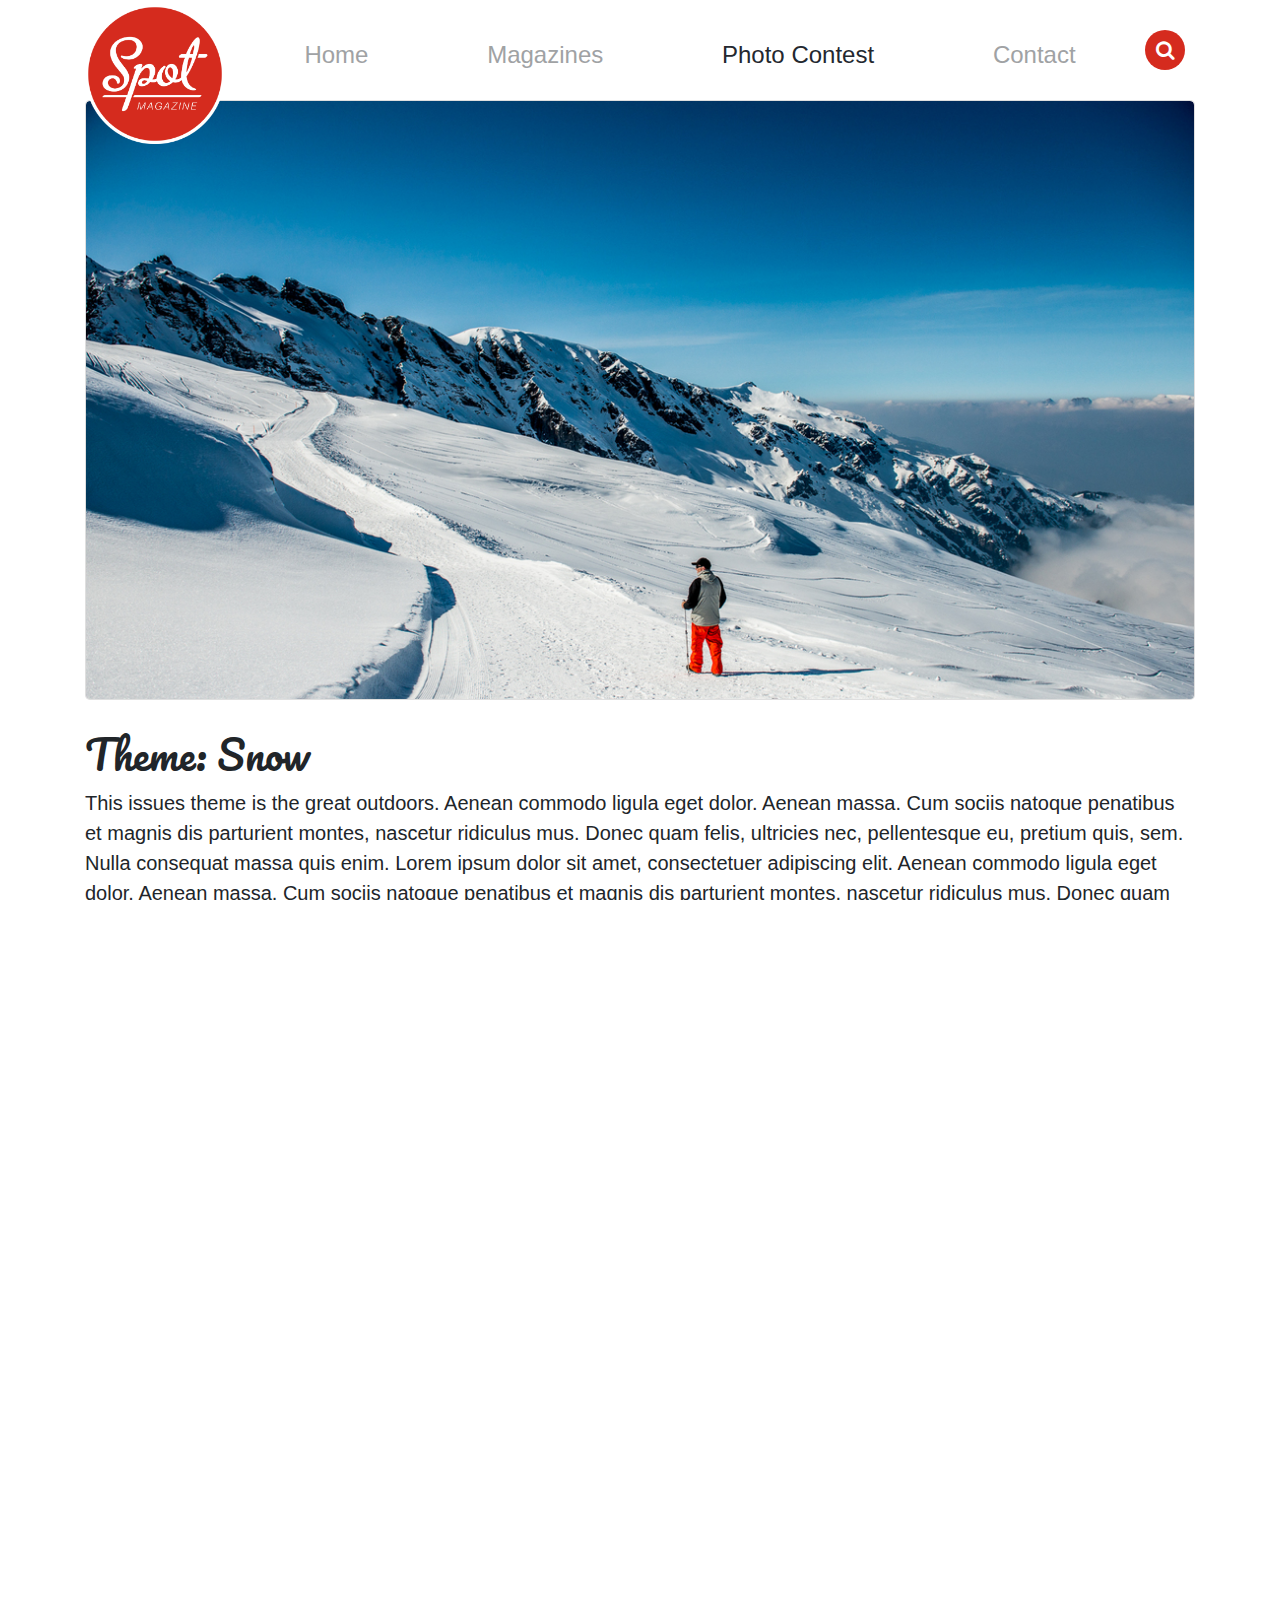
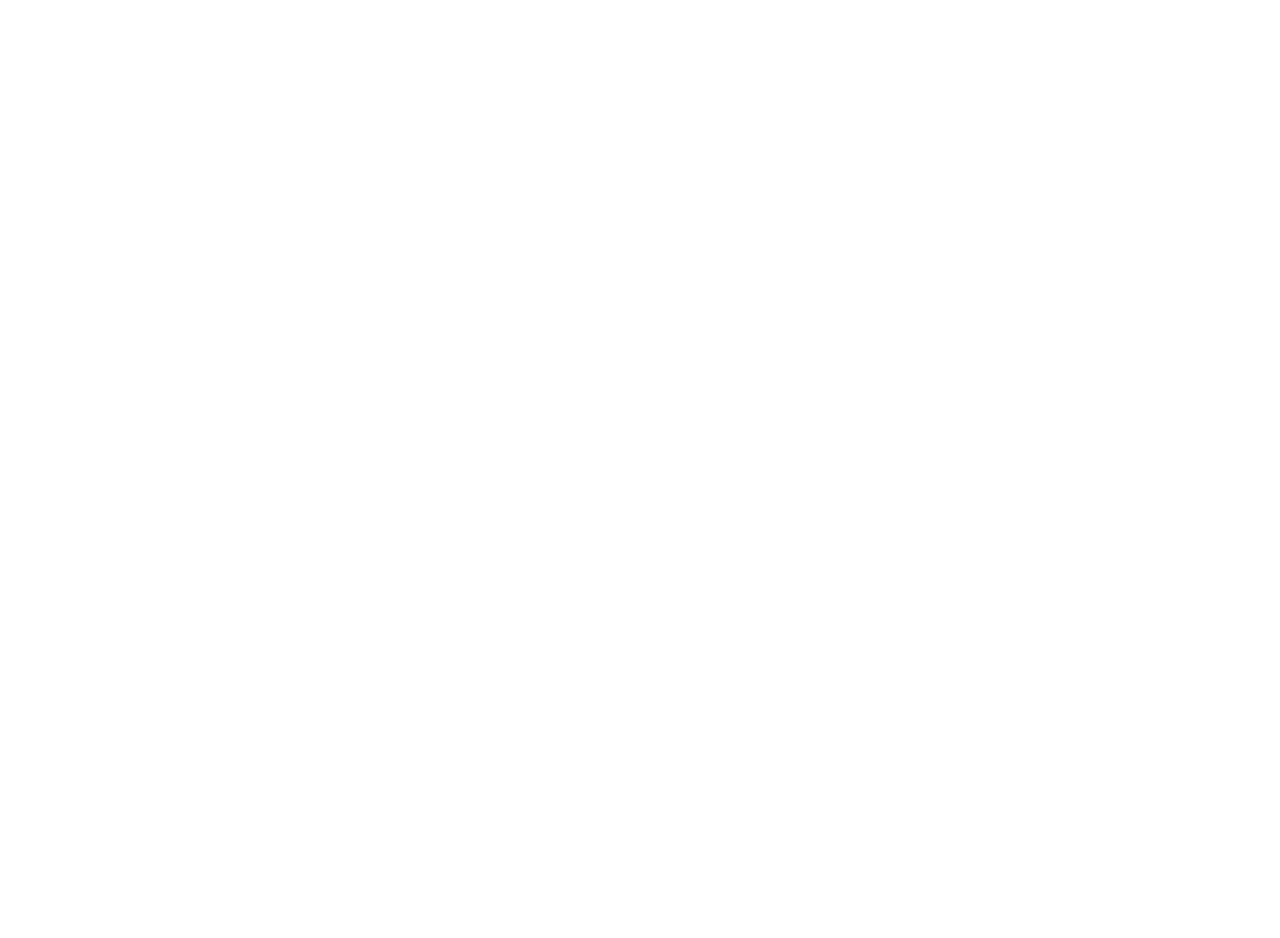
<file: contest.html>
<!DOCTYPE html>
<html lang="en">
    <!--
    NOTE: The majority of comments here will be removed when the site goes live for the client.
    They are:
        - notes to myself in the future (denoted by an X )
        - to explain my thinking and process to any examiners for the sake of the Code Institute project.
    -->

    <head>
        <meta charset="UTF-8" />
        <meta name="viewport" content="width=device-width, initial-scale=1.0" />
        <meta http-equiv="X-UA-Compatible" content="ie=edge" />
        <!-- Adding Bootstrap 4 styling, Font Awesome fonts -->
        <link rel="stylesheet" href="https://maxcdn.bootstrapcdn.com/bootstrap/4.2.1/css/bootstrap.min.css" type="text/css" />
        <link rel="stylesheet" href="https://maxcdn.bootstrapcdn.com/font-awesome/4.7.0/css/font-awesome.min.css" type="text/css" />
        <!-- Adding Google font
         X This is a close approx to a licensed font the client uses, should be replaced in live version -->
        <link href="https://fonts.googleapis.com/css?family=Pacifico" rel="stylesheet" />
        <!-- Favicon -->
        <!-- X Add icons for mobile homescreen use -->
        <link rel="shortcut icon" type="image/png" href="assets/logo/spot_magazine.png" />
        <!-- My styles -->
        <link rel="stylesheet" href="assets/css/style.css" />
        <title>Spot Magazine</title>
    </head>

    <body>
        <!-- Navbar Header -->
        <header>
            <nav class="navbar fixed-top navbar-expand-lg navbar-light nav-fill shadow-sm py-1">
                <div class="container maxcontainer">
                    <div class="mr-auto">
                        <!-- Large Logo size -->
                        <a class="navbar-brand d-none d-lg-block " href="index.html">
                            <img src="assets/logo/spot_magazine.png" alt="Logo" class="logosize" />
                        </a>
                        <!-- Small Logo size -->
                        <a class="navbar-brand d-lg-none p-0" href="index.html">
                            <img src="assets/logo/spot_magazine.png" alt="Logo" class="logosize" />
                        </a>
                    </div>
                    <!-- Button used as menu under 768px -->
                    <div class="d-flex flex-row order-lg-2">
                        <!-- Search button -->
                        <!-- X Non functional as JavaScript would be needed for the animations -->
                        <div class="pt-lg-2">
                            <div class="nav-item spoticon spotred fa fa-search"></div>
                        </div>
                        <button class="navbar-toggler" type="button" data-toggle="collapse" data-target="#topNavbar">
                            <span class="navbar-toggler-icon"></span>
                        </button>
                    </div>
                    <div class="collapse navbar-collapse order-lg-1" id="topNavbar">
                        <!-- Header links -->
                        <a class="nav-item nav-link pt-lg-4" href="index.html">Home</a>
                        <a class="nav-item nav-link pt-lg-4" href="gallery.html">Magazines</a>
                        <a class="nav-item nav-link pt-lg-4 active" href="contest.html">Photo Contest</a>
                        <a class="nav-item nav-link pt-lg-4" href="contact.html">Contact</a>
                    </div>
                </div>
            </nav>
        </header>
        <!-- Used to move content below the navbar -->
        <div class="navpadding"></div>
        <!-- Hero Image Section -->
        <section>
            <div class="container maxcontainer">
                <div class="card heroview">
                    <img class="card-img" src="assets/images/pizol/pizol_lr-13.jpg" alt="Card image" />
                    <div class="card-img-overlay d-flex flex-column justify-content-end  herocaption">
                        <h1 class="card-text fadein">Photo Competition</h1>
                    </div>
                </div>
            </div>
        </section>
        <!-- Contest Theme Section -->
        <section>
            <div class="container maxcontainer mt-4">
                <div class="row">
                    <div class="col">
                        <h2 class="cursivetxt text-left ">Theme: Snow</h2>
                        <p>
                            This issues theme is the great outdoors. Aenean commodo ligula eget dolor. Aenean massa. Cum sociis natoque penatibus et magnis dis parturient montes, nascetur ridiculus mus. Donec quam felis, ultricies nec, pellentesque eu, pretium quis, sem. Nulla consequat massa quis
                            enim. Lorem ipsum dolor sit amet, consectetuer adipiscing elit. Aenean commodo ligula eget dolor. Aenean massa. Cum sociis natoque penatibus et magnis dis parturient montes, nascetur ridiculus mus. Donec quam felis, ultricies nec, pellentesque eu, pretium quis, sem. Nulla
                            consequat massa quis enim.
                        </p>
                    </div>
                </div>
            </div>
        </section>
        <!-- Prizes Section Mobile -->
        <!-- It is the same as the Trending Story Section on the first page, I could not find a way to dynamically go from a carousel on smaller screens to none on the larger screen so I resorted to hiding it on larger screens. It would require the same fix though, if the prize content could be automatically pulled in from an external source then it would remove the issue of duplicated text -->
        <section class="d-lg-none">
            <div class="container">
                <div class="row">
                    <div class="col">
                        <h2 class="cursivetxt text-left mb-3">Prizes:</h2>
                    </div>
                </div>
                <div class="row">
                    <!-- w-100 is used to fix the card width for differing amounts of content -->
                    <div class="card w-100">
                        <div id="prizeslides" class="carousel slide " data-ride="carousel" data-interval="false">
                            <div class="carousel-inner">
                                <!-- 1st Prize Slide -->
                                <div class="carousel-item active align-items-center">
                                    <div class="circleview mx-auto my-3 m-md-3">
                                        <img src="assets/images/prizes/1st_prize.jpg" class="img-fluid circleimage" alt="1st Prize" />
                                    </div>
                                    <div class="my-md-5 mx-md-3 mx-3">
                                        <h2 class="cursivetxt font1">1<sup>st</sup> Prize</h2>
                                        <p>
                                            First prize is a weekend getaway for two. Lorem ipsum dolor sit amet, consectetuer adipiscing elit.
                                        </p>
                                    </div>
                                </div>
                                <!-- 2nd Prize Slide -->
                                <div class="carousel-item">
                                    <div class="circleview mx-auto my-3 m-md-3">
                                        <img src="assets/images/prizes/2nd_prize.jpg" class="img-fluid circleimage" alt="2nd Prize" />
                                    </div>
                                    <div class="my-md-5 mx-md-3 mx-3">
                                        <h2 class="cursivetxt font1">2<sup>nd</sup> Prize</h2>
                                        <p>
                                            Second prize is a spa day for two. Lorem ipsum dolor sit amet, consectetuer adipiscing elit.
                                        </p>
                                    </div>
                                </div>
                                <!-- 3rd Prize Slide -->
                                <div class="carousel-item">
                                    <div class="circleview mx-auto my-3 m-md-3">
                                        <img src="assets/images/prizes/3rd_prize.jpg" class="img-fluid circleimage" alt="3rd Prize" />
                                    </div>
                                    <div class="my-md-5 mx-md-3 mx-3">
                                        <h2 class="cursivetxt font1">3<sup>rd</sup> Prize</h2>
                                        <p>
                                            Third prize is a sport action camera. Lorem ipsum dolor sit amet, consectetuer adipiscing elit.
                                        </p>
                                    </div>
                                </div>
                                <!-- Sponsors Slide -->
                                <div class="carousel-item">
                                    <div class="container">
                                        <div class="row">
                                            <div class="col-12 mt-5">
                                                <p>
                                                    This issues sponsors:
                                                </p>
                                            </div>
                                        </div>
                                        <div class="row">
                                            <div class="col-12 col-sm-6 col-md-4 mb-3 d-flex justify-content-center">
                                                <a href="http://www.profot.ch/" target="_blank">
                                                    <div class="squareview">
                                                        <img src="assets/images/sponsors/profotag.jpg" alt="Sponsor 1" class="img-fluid squareimage" />
                                                    </div>
                                                </a>
                                            </div>
                                            <div class="col-12 col-sm-6 col-md-4 mb-3 d-flex justify-content-center">
                                                <a href="https://www.rigi.ch/" target="_blank">
                                                    <div class="squareview">
                                                        <img src="assets/images/sponsors/rigi.png" alt="Sponsor 2" class="img-fluid squareimage" />
                                                    </div>
                                                </a>
                                            </div>
                                            <div class="col-12 col-sm-12 col-md-4 d-flex justify-content-center">
                                                <a href="https://www.myswitzerland.com/" target="_blank">
                                                    <div class="squareview">
                                                        <img src="assets/images/sponsors/switzerlandtourism.jpg" alt="Sponsor 3" class="img-fluid squareimage" />
                                                    </div>
                                                </a>
                                            </div>
                                        </div>
                                    </div>
                                </div>
                            </div>
                            <a class="carousel-control-prev" href="#prizeslides" role="button" data-slide="prev" id="prizeprev">
                                <div class="spoticon spotred fa fa-arrow-left"></div>
                            </a>
                            <a class="carousel-control-next" href="#prizeslides" role="button" data-slide="next" id="prizenext">
                                <div class="spoticon spotred fa fa-arrow-right"></div>
                            </a>
                        </div>
                    </div>
                </div>
            </div>
        </section>
        <!-- Prizes Section Desktop -->
        <section class="d-none d-lg-block">
            <div class="container">
                <div class="row">
                    <div class="col">
                        <h2 class="cursivetxt text-left">Prizes:</h2>
                        <hr />
                    </div>
                </div>
                <div class="row">
                    <div class="col">
                        <div class="row">
                            <div class="col-4 d-flex justify-content-end">
                                <div class="circleview" id="circlep1">
                                    <img src="assets/images/prizes/1st_prize.jpg" class="img-fluid circleimage" alt="1st Prize" />
                                </div>
                            </div>
                            <div class="col-8 d-flex align-items-center">
                                <div>
                                    <h2 class="cursivetxt text-left font3">1<sup>st</sup> Prize</h2>
                                    <p>
                                        First prize is a weekend getaway for two. Lorem ipsum dolor sit amet, consectetuer adipiscing elit. Sed mattis mi ac massa tempor, id accumsan leo auctor.
                                    </p>
                                </div>
                            </div>
                        </div>
                        <div class="row">
                            <div class="col-4 d-flex justify-content-start">
                                <div class="circleview" id="circlep2">
                                    <img src="assets/images/prizes/2nd_prize.jpg" class="img-fluid circleimage" alt="2nd Prize" />
                                </div>
                            </div>
                            <div class="col-8 d-flex align-items-center">
                                <div>
                                    <h2 class="cursivetxt text-left font3">2<sup>nd</sup> Prize</h2>
                                    <p>
                                        Second prize is a spa day for two. Phasellus iaculis massa quis ipsum tincidunt rutrum.Donec consequat dolor non porta finibus.
                                    </p>
                                </div>
                            </div>
                        </div>
                        <div class="row">
                            <div class="col-4 d-flex justify-content-end">
                                <div class="circleview" id="circlep3">
                                    <img src="assets/images/prizes/3rd_prize.jpg" class="img-fluid circleimage" alt="3rd Prize" />
                                </div>
                            </div>
                            <div class="col-8 d-flex align-items-center">
                                <div>
                                    <h2 class="cursivetxt text-left font3">3<sup>rd</sup> Prize</h2>
                                    <p>
                                        Third prize is a sport action camera. Nunc efficitur elit non augue vehicula consequat. Aenean gravida libero sit amet elementum vulputate.
                                    </p>
                                </div>
                            </div>
                        </div>
                    </div>
                </div>
                <hr />
                <div class="card">
                    <div class="card-body p-2">
                        <div class="row">
                            <div class="col">
                                <p class="text-left">
                                    This issues sponsors:
                                </p>
                            </div>
                        </div>
                        <div class="row">
                            <div class="col-2">
                                <a href="http://www.profot.ch/" target="_blank">
                                    <div class="squareview">
                                        <img src="assets/images/sponsors/profotag.jpg" alt="Sponsor 1" class="img-fluid squareimage " />
                                    </div>
                                </a>
                            </div>
                            <div class="col-2">
                                <a href="https://www.rigi.ch/" target="_blank">
                                    <div class="squareview">
                                        <img src="assets/images/sponsors/rigi.png" alt="Sponsor 2" class="img-fluid squareimage" />
                                    </div>
                                </a>
                            </div>
                            <div class="col-2">
                                <a href="https://www.myswitzerland.com/" target="_blank">
                                    <div class="squareview">
                                        <img src="assets/images/sponsors/switzerlandtourism.jpg" alt="Sponsor 3" class="img-fluid squareimage" />
                                    </div>
                                </a>
                            </div>
                        </div>
                    </div>
                </div>
            </div>
        </section>
        <!-- Entry Form and Rules Section -->
        <!-- This section uses an accordion to display the entry form and rules at separate times -->
        <section>
            <div class="container">
                <!-- The two buttons use a card header as a link to the accordion containers -->
                <div class="row my-3">
                    <div class="col-12 col-md-6 my-1">
                        <a href="#entryform" data-toggle="collapse">
                            <div class="card">
                                <h5 class="card-header">
                                    Entry Form:
                                </h5>
                            </div>
                        </a>
                    </div>
                    <div class="col-12 col-md-6 my-1">
                        <a href="#rules" data-toggle="collapse">
                            <div class="card">
                                <h5 class="card-header">
                                    Rules:
                                </h5>
                            </div>
                        </a>
                    </div>
                </div>
                <!-- The Accordion -->
                <div class="row">
                    <div class="col" id="accordion">
                        <!-- The Form Slide -->
                        <div id="entryform" class="collapse show" data-parent="#accordion">
                            <!-- Containers and rows used to stylize the form -->
                            <div class="container">
                                <form>
                                    <div class="row">
                                        <div class="col-12 col-lg-6">
                                            <div class="form-group">
                                                <label for="pc_firstname">First Name:</label>
                                                <input id="firstname" name="firstname" type="text" required="required" class="form-control" />
                                            </div>
                                            <div class="form-group">
                                                <label for="pc_lastname">Last Name:</label>
                                                <input id="lastname" name="lastname" type="text" required="required" class="form-control" />
                                            </div>
                                            <div class="form-group">
                                                <label for="pc_email">Email - Winners will be notified by e-mail</label>
                                                <input id="pc_email" name="pc_email" placeholder="example@spotmagazine.ch" type="email" class="form-control" required="required" />
                                            </div>
                                            <div class="form-group">
                                                <label for="pc_phone">Phone Number - If we cannot reach you by e-mail</label>
                                                <input id="pc_phone" name="pc_phone" placeholder="045 678 91 23" type="tel" class="form-control" required="required" />
                                            </div>
                                        </div>
                                        <div class="col-12 col-lg-6">
                                            <div class="form-group">
                                                <label for="pc_photoupload">Upload your photo here:</label>
                                                <input type="file" class="form-control-file" id="pc_photoupload" />
                                            </div>
                                            <div class="form-group">
                                                <label for="pc_title">Photo title:</label>
                                                <input id="pc_title" name="pc_title" type="text" class="form-control" required="required" />
                                            </div>
                                            <div class="form-group">
                                                <label for="pc_reason">Tell us about your photo:</label>
                                                <textarea id="pc_reason" name="pc_reason" cols="40" rows="5" class="form-control" required="required" placeholder="Tell us the story of your photo and why it relates to the theme"></textarea>
                                            </div>
                                            <div class="d-flex justify-content-center">
                                                <button name="submit" type="submit" class="btn btnspot">Submit</button>
                                            </div>
                                        </div>
                                    </div>
                                </form>
                            </div>
                        </div>
                        <!-- The Rules Slide -->
                        <div id="rules" class="collapse" data-parent="#accordion">
                            <div class="container">
                                <ul>
                                    <li>Morbi in sem quis dui placerat ornare. Pellentesque odio nisi, euismod in, pharetra a, ultricies in, diam. Sed arcu. Cras consequat.</li>
                                    <li>Lorem ipsum dolor sit amet, consectetuer adipiscing elit.</li>
                                    <li>Praesent dapibus, neque id cursus faucibus, tortor neque egestas augue, eu vulputate magna eros eu erat. Aliquam erat volutpat. Nam dui mi, tincidunt quis, accumsan porttitor, facilisis luctus, metus.</li>
                                    <li>Phasellus ultrices nulla quis nibh. Quisque a lectus. Donec consectetuer ligula vulputate sem tristique cursus. Nam nulla quam, gravida non, commodo a, sodales sit amet, nisi.</li>
                                    <li>Pellentesque fermentum dolor. Aliquam quam lectus, facilisis auctor, ultrices ut, elementum vulputate, nunc.</li>
                                    <li>
                                        Lorem ipsum dolor sit amet, consectetuer adipiscing elit. Aenean commodo ligula eget dolor. Aenean massa. Cum sociis natoque penatibus et magnis dis parturient montes, nascetur ridiculus mus. Donec quam felis, ultricies nec, pellentesque eu, pretium quis, sem.
                                        Nulla consequat massa quis enim. Donec pede justo, fringilla vel, aliquet nec, vulputate eget, arcu. In enim justo, rhoncus ut, imperdiet a, venenatis vitae, justo. Nullam dictum felis eu pede mollis pretium.
                                    </li>
                                    <li>Lorem ipsum dolor sit amet, consectetuer adipiscing elit.</li>
                                </ul>
                            </div>
                        </div>
                    </div>
                </div>
            </div>
        </section>
        <!-- Footer -->
        <footer class="footer d-flex align-items-center">
            <div class="container">
                <div class="row">
                    <!-- ordered mobile first, .order-* for desktop -->
                    <div class="col-lg-4 my-1 order-lg-2 d-flex justify-content-center">
                        <a href="https://www.facebook.com/SpotMagazineCH/" target="_blank" class="sociallink spoticon fa fa-facebook"></a>
                        <a href="https://twitter.com/spotmagazinech" target="_blank" class="sociallink spoticon fa fa-twitter"></a>
                        <a href="https://www.instagram.com/spotmagazinech/" target="_blank" class="sociallink spoticon fa fa-instagram"></a>
                        <a href="https://www.pinterest.ie/swissspots/" target="_blank" class="sociallink spoticon fa fa-pinterest"></a>
                    </div>
                    <div class="col-lg-4 my-1 order-lg-1 footerleft">
                        SPOT MEDIA GmbH <br />
                        PO Box 448 <br />
                        8810 Horgen <br />
                    </div>
                    <div class="col-lg-4 my-1 order-lg-3 footerright">
                        Spot Media GmbH <br />
                        &copy; 2018 <br />
                        All rights reserved <br />
                    </div>
                </div>
            </div>
        </footer>
        <!-- Bootstrap JavaScript -->
        <script src="https://code.jquery.com/jquery-3.3.1.slim.min.js" integrity="sha384-q8i/X+965DzO0rT7abK41JStQIAqVgRVzpbzo5smXKp4YfRvH+8abtTE1Pi6jizo" crossorigin="anonymous"></script>
        <script src="https://cdnjs.cloudflare.com/ajax/libs/popper.js/1.14.7/umd/popper.min.js" integrity="sha384-UO2eT0CpHqdSJQ6hJty5KVphtPhzWj9WO1clHTMGa3JDZwrnQq4sF86dIHNDz0W1" crossorigin="anonymous"></script>
        <script src="https://stackpath.bootstrapcdn.com/bootstrap/4.3.1/js/bootstrap.min.js" integrity="sha384-JjSmVgyd0p3pXB1rRibZUAYoIIy6OrQ6VrjIEaFf/nJGzIxFDsf4x0xIM+B07jRM" crossorigin="anonymous"></script>
    </body>
</html>
</file>
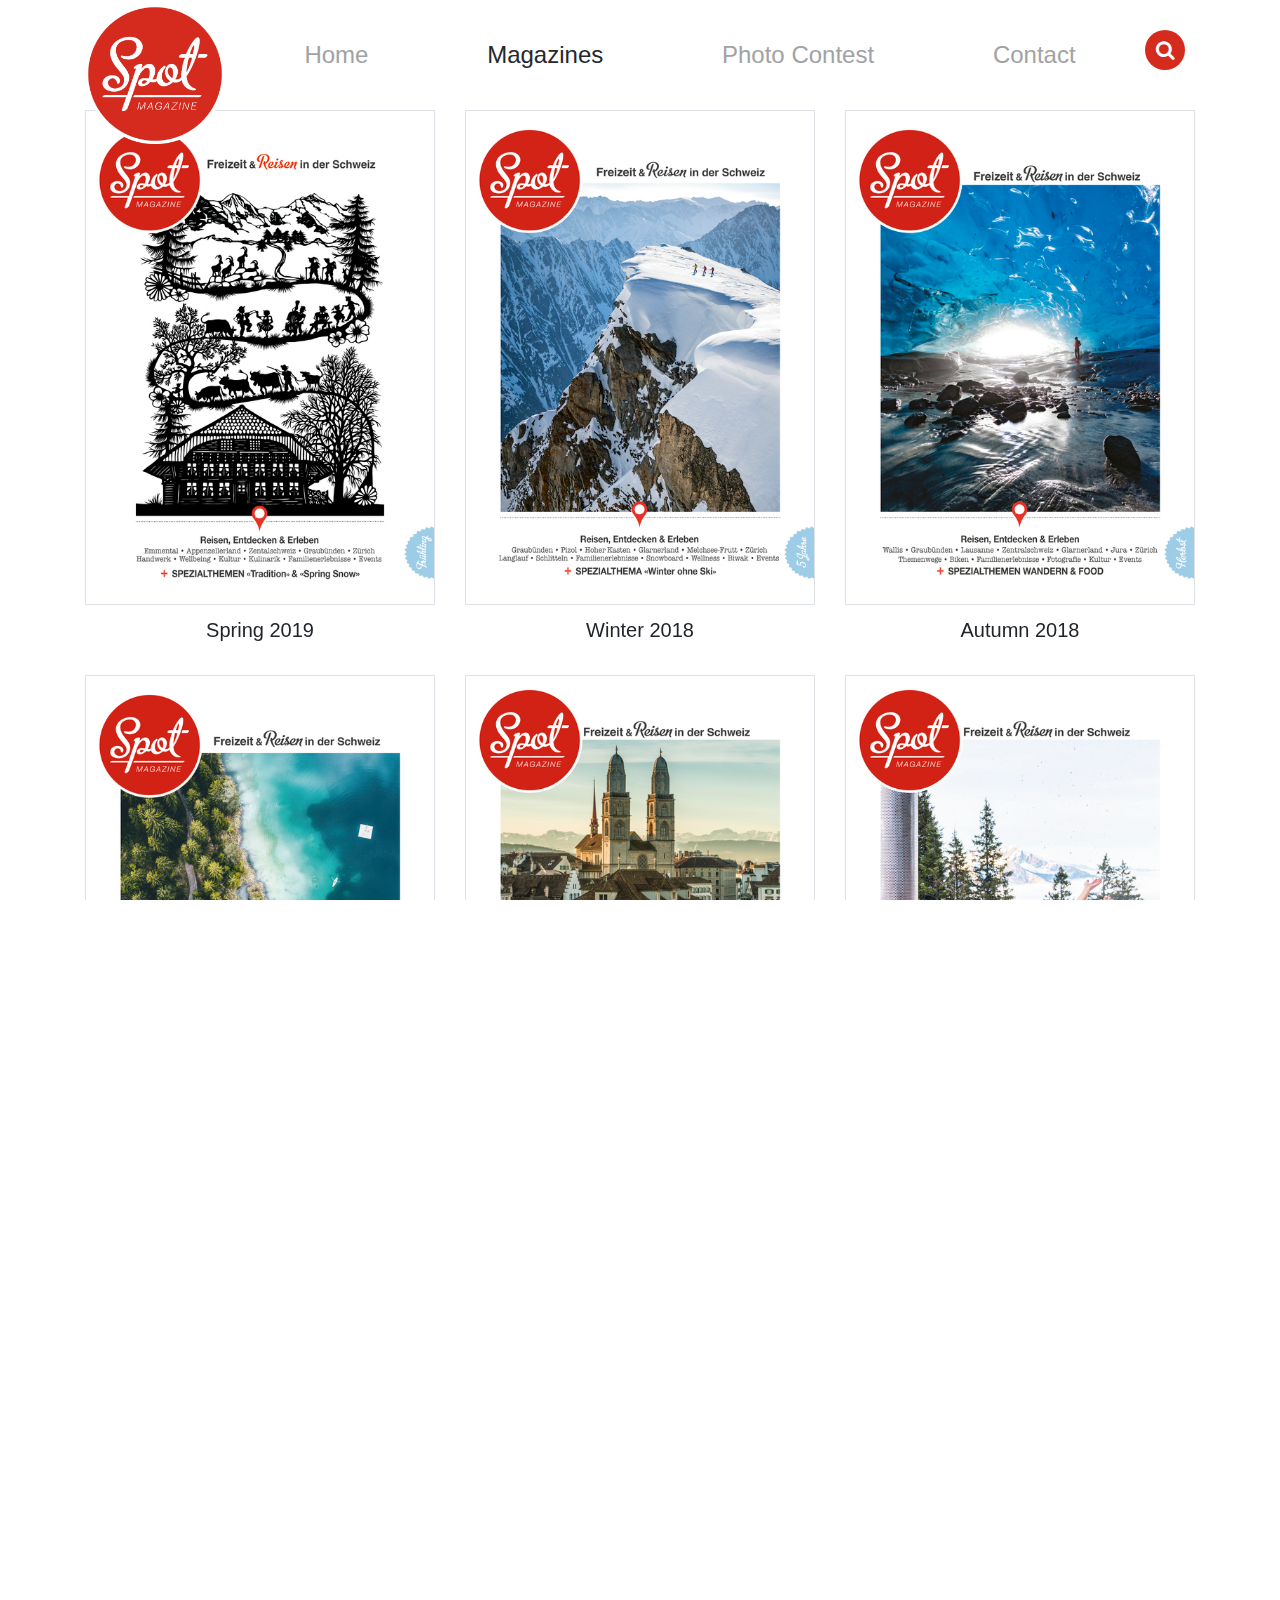
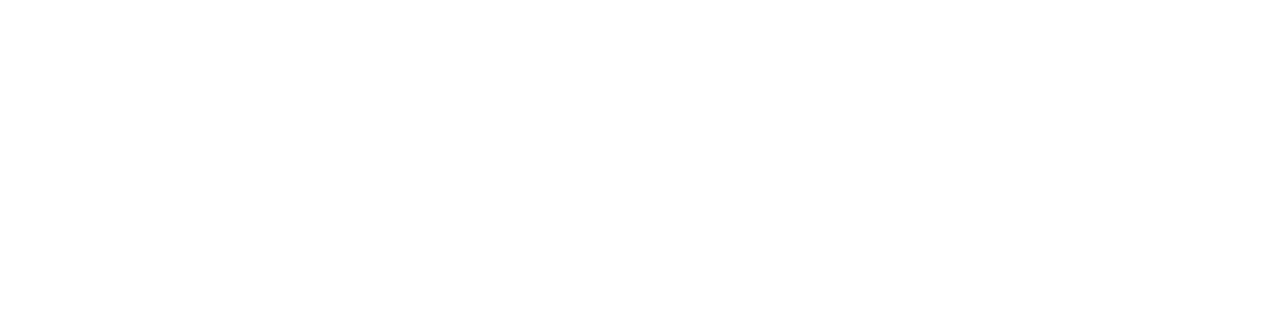
<file: gallery.html>
<!DOCTYPE html>
<html lang="en">
    <!--
    NOTE: The majority of comments here will be removed when the site goes live for the client.
    They are:
        - notes to myself in the future (denoted by an X )
        - to explain my thinking and process to any examiners for the sake of the Code Institute project.
    -->

    <head>
        <meta charset="UTF-8" />
        <meta name="viewport" content="width=device-width, initial-scale=1.0" />
        <meta http-equiv="X-UA-Compatible" content="ie=edge" />
        <!-- Adding Bootstrap 4 styling, Font Awesome fonts -->
        <link rel="stylesheet" href="https://maxcdn.bootstrapcdn.com/bootstrap/4.2.1/css/bootstrap.min.css" type="text/css" />
        <link rel="stylesheet" href="https://maxcdn.bootstrapcdn.com/font-awesome/4.7.0/css/font-awesome.min.css" type="text/css" />
        <!-- Adding Google font
         X This is a close approx to a licensed font the client uses, should be replaced in live version -->
        <link href="https://fonts.googleapis.com/css?family=Pacifico" rel="stylesheet" />
        <!-- Favicon -->
        <!-- X Add icons for mobile home screen use -->
        <link rel="shortcut icon" type="image/png" href="assets/logo/spot_magazine.png" />
        <!-- My styles -->
        <link rel="stylesheet" href="assets/css/style.css" />
        <title>Spot Magazine</title>
    </head>

    <body>
        <!-- Navbar Header -->
        <header>
            <nav class="navbar fixed-top navbar-expand-lg navbar-light nav-fill shadow-sm py-1">
                <div class="container maxcontainer">
                    <div class="mr-auto">
                        <!-- Large Logo size -->
                        <a class="navbar-brand d-none d-lg-block " href="index.html">
                            <img src="assets/logo/spot_magazine.png" alt="Logo" class="logosize" />
                        </a>
                        <!-- Small Logo size -->
                        <a class="navbar-brand d-lg-none p-0" href="index.html">
                            <img src="assets/logo/spot_magazine.png" alt="Logo" class="logosize" />
                        </a>
                    </div>
                    <!-- Button used as menu under 768px -->
                    <div class="d-flex flex-row order-lg-2">
                        <!-- Search button -->
                        <!-- X Non functional as JavaScript would be needed for the animations -->
                        <div class="pt-lg-2">
                            <div class="nav-item spoticon spotred fa fa-search"></div>
                        </div>
                        <button class="navbar-toggler" type="button" data-toggle="collapse" data-target="#topNavbar">
                            <span class="navbar-toggler-icon"></span>
                        </button>
                    </div>
                    <div class="collapse navbar-collapse order-lg-1" id="topNavbar">
                        <!-- Header links -->
                        <a class="nav-item nav-link pt-lg-4" href="index.html">Home</a>
                        <a class="nav-item nav-link pt-lg-4 active" href="gallery.html">Magazines</a>
                        <a class="nav-item nav-link pt-lg-4" href="contest.html">Photo Contest</a>
                        <a class="nav-item nav-link pt-lg-4" href="contact.html">Contact</a>
                    </div>
                </div>
            </nav>
        </header>
        <!-- Used to move content below the navbar -->
        <div class="navpadding"></div>
        <!-- Magazine Gallery Section -->
        <section>
            <div class="container maxcontainer">
                <div class="row">
                    <div class="col-xs-12 col-sm-6 col-lg-4 my-2">
                        <div class="card border-0">
                            <a href="https://en.calameo.com/read/002969344fea1dbf87173?" target="_blank" class="imlink">
                                <img src="assets/images/covers/spring2019.jpg" alt="Spring 2019" class="card-img-top border rounded-0" />
                                <p class="card-title text-center">
                                    Spring 2019
                                </p>
                            </a>
                            <a href="https://en.calameo.com/read/002969344fea1dbf87173?" target="_blank" class="linkspot spoticon spotred fa fa-arrow-right"></a>
                        </div>
                    </div>
                    <div class="col-xs-12 col-sm-6 col-lg-4 my-2">
                        <div class="card border-0">
                            <a href="https://en.calameo.com/read/0029693446a508059e0ea" target="_blank" class="imlink">
                                <img src="assets/images/covers/winter2018.jpg" alt="Winter 2018" class="card-img-top border rounded-0" />
                                <p class="card-title text-center">
                                    Winter 2018
                                </p>
                            </a>
                            <a href="https://en.calameo.com/read/0029693446a508059e0ea" target="_blank" class="linkspot spoticon spotred fa fa-arrow-right"></a>
                        </div>
                    </div>
                    <div class="col-xs-12 col-sm-6 col-lg-4 my-2">
                        <div class="card border-0">
                            <a href="https://en.calameo.com/read/00296934466831d3d1253" target="_blank" class="imlink">
                                <img src="assets/images/covers/autumn2018.jpg" alt="Autumn 2018" class="card-img-top border rounded-0" />
                                <p class="card-title text-center">
                                    Autumn 2018
                                </p>
                            </a>
                            <a href="https://en.calameo.com/read/00296934466831d3d1253" target="_blank" class="linkspot spoticon spotred fa fa-arrow-right"></a>
                        </div>
                    </div>
                    <div class="col-xs-12 col-sm-6 col-lg-4 my-2">
                        <div class="card border-0">
                            <a href="https://en.calameo.com/read/002969344ae847d092e8f" target="_blank" class="imlink">
                                <img src="assets/images/covers/sommer2018.jpg" alt="Summer 2018" class="card-img-top border rounded-0" />
                                <p class="card-title text-center">
                                    Summer 2018
                                </p>
                            </a>
                            <a href="https://en.calameo.com/read/002969344ae847d092e8f" target="_blank" class="linkspot spoticon spotred fa fa-arrow-right"></a>
                        </div>
                    </div>
                    <div class="col-xs-12 col-sm-6 col-lg-4 my-2">
                        <div class="card border-0">
                            <a href="https://en.calameo.com/read/0029693442e4671a7e086" target="_blank" class="imlink">
                                <img src="assets/images/covers/spring2018.jpg" alt="Spring 2018" class="card-img-top border rounded-0" />
                                <p class="card-title text-center">
                                    Spring 2018
                                </p>
                            </a>
                            <a href="https://en.calameo.com/read/0029693442e4671a7e086" target="_blank" class="linkspot spoticon spotred fa fa-arrow-right"></a>
                        </div>
                    </div>
                    <div class="col-xs-12 col-sm-6 col-lg-4 my-2">
                        <div class="card border-0">
                            <a href="https://en.calameo.com/read/00296934486730d3bb019" target="_blank" class="imlink">
                                <img src="assets/images/covers/winter2017.jpg" alt="Winter 2017" class="card-img-top border rounded-0" />
                                <p class="card-title text-center">
                                    Winter 2017
                                </p>
                            </a>
                            <a href="https://en.calameo.com/read/00296934486730d3bb019" target="_blank" class="linkspot spoticon spotred fa fa-arrow-right"></a>
                        </div>
                    </div>
                    <div class="col-xs-12 col-sm-6 col-lg-4 my-2">
                        <div class="card border-0">
                            <a href="https://en.calameo.com/read/0029693445c44bbac15c8" target="_blank" class="imlink">
                                <img src="assets/images/covers/autumn2017.jpg" alt="Autumn 2017" class="card-img-top border rounded-0" />
                                <p class="card-title text-center">
                                    Autumn 2017
                                </p>
                            </a>
                            <a href="https://en.calameo.com/read/0029693445c44bbac15c8" target="_blank" class="linkspot spoticon spotred fa fa-arrow-right"></a>
                        </div>
                    </div>
                    <div class="col-xs-12 col-sm-6 col-lg-4 my-2">
                        <div class="card border-0">
                            <a href="https://en.calameo.com/read/00296934459fea5408557" target="_blank" class="imlink">
                                <img src="assets/images/covers/sommer2017.jpg" alt="Summer 2017" class="card-img-top border rounded-0" />
                                <p class="card-title text-center">
                                    Summer 2017
                                </p>
                            </a>
                            <a href="https://en.calameo.com/read/00296934459fea5408557" target="_blank" class="linkspot spoticon spotred fa fa-arrow-right"></a>
                        </div>
                    </div>
                    <div class="col-xs-12 col-sm-6 col-lg-4 my-2">
                        <div class="card border-0">
                            <a href="https://en.calameo.com/read/00296934435ad5bc45c21" target="_blank" class="imlink">
                                <img src="assets/images/covers/spring2017.jpg" alt="Spring 2017" class="card-img-top border rounded-0" />
                                <p class="card-title text-center">
                                    Spring 2017
                                </p>
                            </a>
                            <a href="https://en.calameo.com/read/00296934435ad5bc45c21" target="_blank" class="linkspot spoticon spotred fa fa-arrow-right"></a>
                        </div>
                    </div>
                </div>
            </div>
        </section>
        <!-- Footer -->
        <footer class="footer d-flex align-items-center">
            <div class="container">
                <div class="row">
                    <!-- ordered mobile first, .order-* for desktop -->
                    <div class="col-lg-4 my-1 order-lg-2 d-flex justify-content-center">
                        <a href="https://www.facebook.com/SpotMagazineCH/" target="_blank" class="sociallink spoticon fa fa-facebook"></a>
                        <a href="https://twitter.com/spotmagazinech" target="_blank" class="sociallink spoticon fa fa-twitter"></a>
                        <a href="https://www.instagram.com/spotmagazinech/" target="_blank" class="sociallink spoticon fa fa-instagram"></a>
                        <a href="https://www.pinterest.ie/swissspots/" target="_blank" class="sociallink spoticon fa fa-pinterest"></a>
                    </div>
                    <div class="col-lg-4 my-1 order-lg-1 footerleft">
                        SPOT MEDIA GmbH <br />
                        PO Box 448 <br />
                        8810 Horgen <br />
                    </div>
                    <div class="col-lg-4 my-1 order-lg-3 footerright">
                        Spot Media GmbH <br />
                        &copy; 2018 <br />
                        All rights reserved <br />
                    </div>
                </div>
            </div>
        </footer>
        <!-- Bootstrap JavaScript -->
        <script src="https://code.jquery.com/jquery-3.3.1.slim.min.js" integrity="sha384-q8i/X+965DzO0rT7abK41JStQIAqVgRVzpbzo5smXKp4YfRvH+8abtTE1Pi6jizo" crossorigin="anonymous"></script>
        <script src="https://cdnjs.cloudflare.com/ajax/libs/popper.js/1.14.7/umd/popper.min.js" integrity="sha384-UO2eT0CpHqdSJQ6hJty5KVphtPhzWj9WO1clHTMGa3JDZwrnQq4sF86dIHNDz0W1" crossorigin="anonymous"></script>
        <script src="https://stackpath.bootstrapcdn.com/bootstrap/4.3.1/js/bootstrap.min.js" integrity="sha384-JjSmVgyd0p3pXB1rRibZUAYoIIy6OrQ6VrjIEaFf/nJGzIxFDsf4x0xIM+B07jRM" crossorigin="anonymous"></script>
    </body>
</html>
</file>
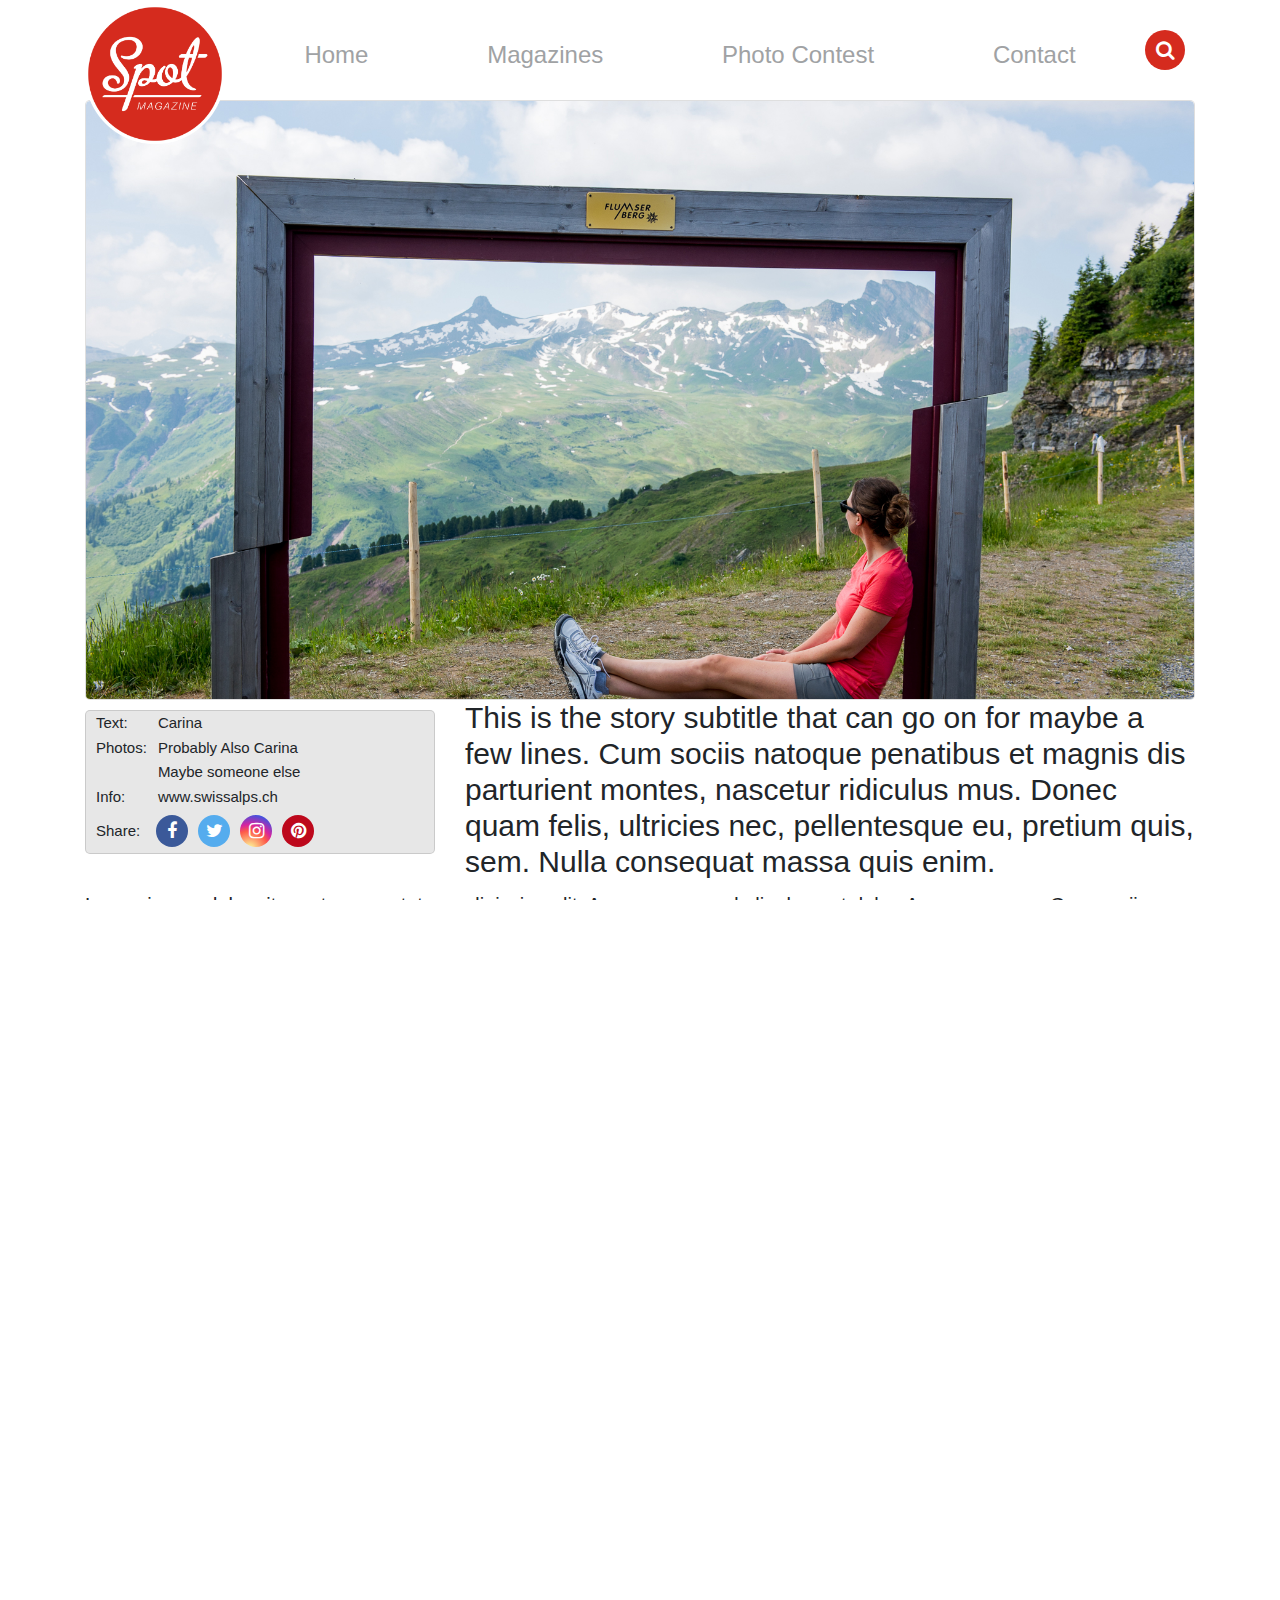
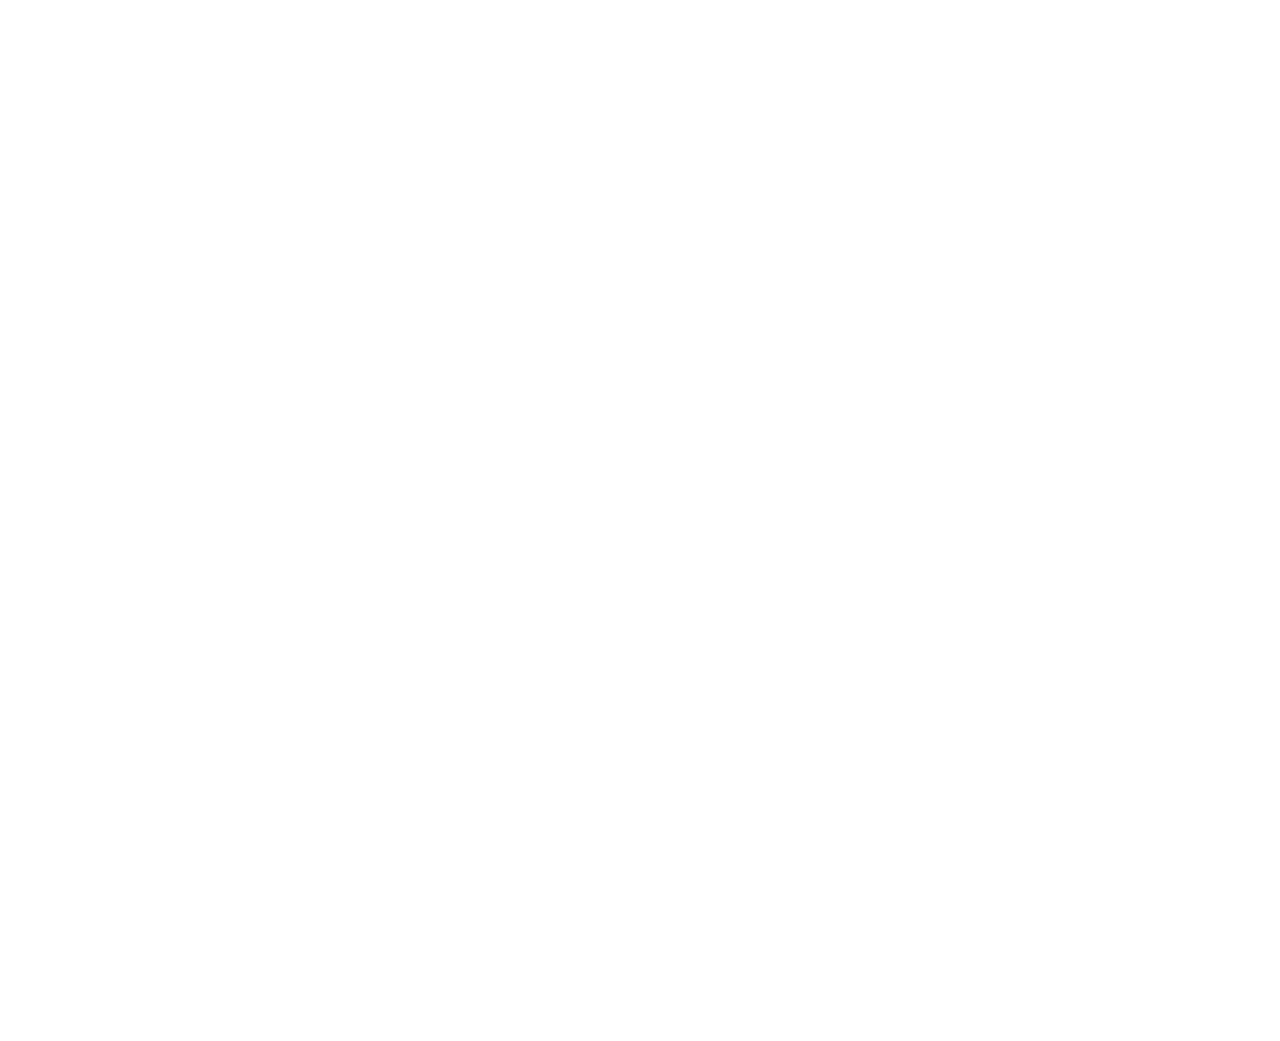
<file: story.html>
<!DOCTYPE html>
<html lang="en">
    <!--
    NOTE: The majority of comments here will be removed when the site goes live for the client.
    They are:
        - notes to myself in the future (denoted by an X )
        - to explain my thinking and process to any examiners for the sake of the Code Institute project.
    -->

    <head>
        <meta charset="UTF-8" />
        <meta name="viewport" content="width=device-width, initial-scale=1.0" />
        <meta http-equiv="X-UA-Compatible" content="ie=edge" />
        <!-- Adding Bootstrap 4 styling, Font Awesome fonts -->
        <link rel="stylesheet" href="https://maxcdn.bootstrapcdn.com/bootstrap/4.2.1/css/bootstrap.min.css" type="text/css" />
        <link rel="stylesheet" href="https://maxcdn.bootstrapcdn.com/font-awesome/4.7.0/css/font-awesome.min.css" type="text/css" />
        <!-- Adding Google font
         X This is a close approx to a licensed font the client uses, should be replaced in live version -->
        <link href="https://fonts.googleapis.com/css?family=Pacifico" rel="stylesheet" />
        <!-- Favicon -->
        <!-- X Add icons for mobile homescreen use -->
        <link rel="shortcut icon" type="image/png" href="assets/logo/spot_magazine.png" />
        <!-- My styles -->
        <link rel="stylesheet" href="assets/css/style.css" />
        <title>Spot Magazine</title>
    </head>

    <body>
        <!-- Navbar Header -->
        <header>
            <nav class="navbar fixed-top navbar-expand-lg navbar-light nav-fill shadow-sm py-1">
                <div class="container maxcontainer">
                    <div class="mr-auto">
                        <!-- Large Logo size -->
                        <a class="navbar-brand d-none d-lg-block " href="index.html">
                            <img src="assets/logo/spot_magazine.png" alt="Logo" class="logosize" />
                        </a>
                        <!-- Small Logo size -->
                        <a class="navbar-brand d-lg-none p-0" href="index.html">
                            <img src="assets/logo/spot_magazine.png" alt="Logo" class="logosize" />
                        </a>
                    </div>
                    <!-- Button used as menu under 768px -->
                    <div class="d-flex flex-row order-lg-2">
                        <!-- Search button -->
                        <!-- X Non functional as JavaScript would be needed for the animations -->
                        <div class="pt-lg-2">
                            <div class="nav-item spoticon spotred fa fa-search"></div>
                        </div>
                        <button class="navbar-toggler" type="button" data-toggle="collapse" data-target="#topNavbar">
                            <span class="navbar-toggler-icon"></span>
                        </button>
                    </div>
                    <div class="collapse navbar-collapse order-lg-1" id="topNavbar">
                        <!-- Header links -->
                        <a class="nav-item nav-link pt-lg-4" href="index.html">Home</a>
                        <a class="nav-item nav-link pt-lg-4" href="gallery.html">Magazines</a>
                        <a class="nav-item nav-link pt-lg-4" href="contest.html">Photo Contest</a>
                        <a class="nav-item nav-link pt-lg-4" href="contact.html">Contact</a>
                    </div>
                </div>
            </nav>
        </header>
        <!-- Used to move content below the navbar -->
        <div class="navpadding"></div>
        <!-- Hero Image Section -->
        <section>
            <div class="container">
                <div class="card heroview">
                    <img class="card-img" src="assets/images/flumserberg/flumserberge_lr-1.jpg" alt="Hero image" />
                    <div class="card-img-overlay d-flex flex-column justify-content-end  herocaption">
                        <h1 class="card-text fadein">The Article Title</h1>
                    </div>
                </div>
            </div>
        </section>
        <!-- Article Card and Subtitle Section -->
        <section>
            <div class="container">
                <div class="row">
                    <!-- X This card might be colored depending on story type -->
                    <div class="col-lg-4 ">
                        <div class="card mx-0" id="storyinfocard">
                            <div class="row">
                                <div class="col-12 col-sm-6 col-md-6 col-lg-12 tablepad">
                                    <table>
                                        <tr>
                                            <td>Text:</td>
                                            <td>Carina</td>
                                        </tr>
                                        <tr>
                                            <td>Photos:</td>
                                            <td>Probably Also Carina</td>
                                        </tr>
                                        <tr>
                                            <td></td>
                                            <td>Maybe someone else</td>
                                        </tr>
                                        <tr>
                                            <td>Info:</td>
                                            <td><a href="#" class="linkhover">www.swissalps.ch</a></td>
                                        </tr>
                                    </table>
                                </div>
                                <div class="col-12 col-sm-6 col-md-6 col-lg-12 d-flex align-items-end tablepad justify-content-start justify-content-sm-end justify-content-md-end justify-content-lg-start">
                                    <table>
                                        <tr>
                                            <td>
                                                Share:
                                            </td>
                                            <td>
                                                <div class="d-flex justify-content-lg-center justify-content-start">
                                                    <a href="https://www.facebook.com/SpotMagazineCH/" target="_blank" class="sociallink spoticonsmall fa fa-facebook"></a>
                                                    <a href="https://twitter.com/spotmagazinech" target="_blank" class="sociallink spoticonsmall fa fa-twitter"></a>
                                                    <a href="https://www.instagram.com/spotmagazinech/" target="_blank" class="sociallink spoticonsmall fa fa-instagram"></a>
                                                    <a href="https://www.pinterest.ie/swissspots/" target="_blank" class="sociallink spoticonsmall fa fa-pinterest"></a>
                                                </div>
                                            </td>
                                        </tr>
                                    </table>
                                </div>
                            </div>
                        </div>
                    </div>
                    <div class="col-lg-8 align-self-center">
                        <h2 id="storysubtitle" class="font4">
                            This is the story subtitle that can go on for maybe a few lines. Cum sociis natoque penatibus et magnis dis parturient montes, nascetur ridiculus mus. Donec quam felis, ultricies nec, pellentesque eu, pretium quis, sem. Nulla consequat massa quis enim.
                        </h2>
                    </div>
                </div>
            </div>
        </section>
        <!-- Article Body Section -->
        <section>
            <div class="container">
                <div class="row">
                    <div class="col">
                        <p>
                            Lorem ipsum dolor sit amet, consectetuer adipiscing elit. Aenean commodo ligula eget dolor. Aenean massa. Cum sociis natoque penatibus et magnis dis parturient montes, nascetur ridiculus mus. Donec quam felis, ultricies nec, pellentesque eu, pretium quis, sem. Nulla
                            consequat massa quis enim. Donec pede justo, fringilla vel, aliquet nec, vulputate eget, arcu. In enim justo, rhoncus ut, imperdiet a, venenatis vitae, justo. Nullam dictum felis eu pede mollis pretium.
                        </p>
                        <!-- Pic 1 only on mobile -->
                        <figure class="figure d-lg-none">
                            <img src="assets/images/flumserberg/flumserberge_lr-24.jpg" alt="Picture1" class="img-fluid figure-img" />
                            <figcaption class="figure-caption">A caption for image 1.</figcaption>
                        </figure>
                        <p>
                            Lorem ipsum dolor sit amet, consectetuer adipiscing elit. Aenean commodo ligula eget dolor. Aenean massa. Cum sociis natoque penatibus et magnis dis parturient montes, nascetur ridiculus mus. Donec quam felis, ultricies nec, pellentesque eu, pretium quis, sem. Nulla
                            consequat massa quis enim. Donec pede justo, fringilla vel, aliquet nec, vulputate eget, arcu. In enim justo, rhoncus ut, imperdiet a, venenatis vitae, justo. Nullam dictum felis eu pede mollis pretium.
                        </p>
                        <!-- Pic 2 only on mobile -->
                        <figure class="figure d-lg-none">
                            <img src="assets/images/flumserberg/flumserberge_lr-31.jpg" alt="Picture3" class="img-fluid figure-img" />
                            <figcaption class="figure-caption">A caption for image 3.</figcaption>
                        </figure>
                    </div>
                    <!-- Collage of pics on desktop -->
                    <!-- Future features - display image in a lightbox when clicked
                                     - Fade in on scroll - AOS?
                                     - Include circular images in the collage
                -->
                    <div class="col-12 d-none d-lg-block">
                        <div class="row">
                            <div class="col-lg-5">
                                <figure class="figure">
                                    <img src="assets/images/flumserberg/flumserberge_lr-24.jpg" alt="Picture1" class="img-fluid figure-img" />
                                    <figcaption class="figure-caption">A caption for image 1.</figcaption>
                                </figure>
                            </div>
                            <div class="col-lg-3">
                                <figure class="figure">
                                    <img src="assets/images/flumserberg/flumserberge_lr-2.jpg" alt="Picture2" class="img-fluid figure-img" />
                                    <figcaption class="figure-caption">A caption for image 2.</figcaption>
                                </figure>
                            </div>
                            <div class="col-lg-4">
                                <figure class="figure">
                                    <img src="assets/images/flumserberg/flumserberge_lr-31.jpg" alt="Picture3" class="img-fluid figure-img" />
                                    <figcaption class="figure-caption">A caption for image 3.</figcaption>
                                </figure>
                            </div>
                        </div>
                    </div>
                    <div class="col-12">
                        <p>
                            Lorem ipsum dolor sit amet, consectetuer adipiscing elit. Aenean commodo ligula eget dolor. Aenean massa. Cum sociis natoque penatibus et magnis dis parturient montes, nascetur ridiculus mus. Donec quam felis, ultricies nec, pellentesque eu, pretium quis, sem. Nulla
                            consequat massa quis enim. Donec pede justo, fringilla vel, aliquet nec, vulputate eget, arcu. In enim justo, rhoncus ut, imperdiet a, venenatis vitae, justo. Nullam dictum felis eu pede mollis pretium.
                        </p>
                        <!-- Pic 3 only on mobile -->
                        <figure class="figure d-lg-none">
                            <img src="assets/images/flumserberg/flumserberge_lr-2.jpg" alt="Picture2" class="img-fluid figure-img" />
                            <figcaption class="figure-caption">A caption for image 2.</figcaption>
                        </figure>
                        <p>
                            Lorem ipsum dolor sit amet, consectetuer adipiscing elit. Aenean commodo ligula eget dolor. Aenean massa. Cum sociis natoque penatibus et magnis dis parturient montes, nascetur ridiculus mus. Donec quam felis, ultricies nec, pellentesque eu, pretium quis, sem. Nulla
                            consequat massa quis enim. Donec pede justo, fringilla vel, aliquet nec, vulputate eget, arcu. In enim justo, rhoncus ut, imperdiet a, venenatis vitae, justo. Nullam dictum felis eu pede mollis pretium.
                        </p>
                    </div>
                    <div class="col-12">
                        <figure class="figure">
                            <figcaption class="figure-caption">
                                Ad Example.
                            </figcaption>
                            <img src="assets/images/banner/muba19_banner_900x300_de.jpg" alt="Advertisement" class="img-fluid figure-img" />
                        </figure>
                    </div>
                </div>
            </div>
        </section>
        <!-- Article Footer Info Section -->
        <!-- Uses a tabbed/pilled interface to display related information -->
        <section>
            <div class="container">
                <div class="row">
                    <div class="col-12">
                        <div class="card" id="storyinfotab">
                            <!-- Tab header for larger screen -->
                            <div class="card-header d-none d-sm-block">
                                <div class="nav nav-tabs card-header-tabs">
                                    <a class="nav-item nav-link active" data-toggle="tab" href="#nav-tip">
                                        Spot Tip
                                    </a>
                                    <a class="nav-item nav-link" data-toggle="tab" href="#nav-practicle">
                                        Practical
                                    </a>
                                    <a class="nav-item nav-link" data-toggle="tab" href="#nav-contact">
                                        Contact
                                    </a>
                                </div>
                            </div>
                            <!-- Pill header for smaller screen -->
                            <div class="card-header d-sm-none">
                                <div class="nav nav-pills card-header-pills flex-column align-content-start">
                                    <a class="nav-item nav-link active" data-toggle="pill" href="#nav-tip">
                                        Spot Tip
                                    </a>
                                    <a class="nav-item nav-link" data-toggle="pill" href="#nav-practicle">
                                        Practical
                                    </a>
                                    <a class="nav-item nav-link" data-toggle="pill" href="#nav-contact">
                                        Contact
                                    </a>
                                </div>
                            </div>
                            <!-- Content on all screens -->
                            <div class="tab-content card-body">
                                <div class="tab-pane fade show active" id="nav-tip">
                                    Lorem ipsum dolor sit amet, consectetuer adipiscing elit. Aenean commodo ligula eget dolor. Aenean massa. Cum sociis natoque penatibus et magnis dis parturient montes, nascetur ridiculus mus. Donec quam felis, ultricies nec, pellentesque eu, pretium quis, sem.
                                    Nulla consequat massa quis enim. Donec pede justo, fringilla vel, aliquet nec, vulputate eget, arcu. In enim justo, rhoncus ut, imperdiet a, venenatis vitae, justo. Nullam dictum felis eu pede mollis pretium.
                                </div>
                                <div class="tab-pane fade" id="nav-practicle">
                                    <ol>
                                        <li>Lorem ipsum dolor sit amet, consectetuer adipiscing elit.</li>
                                        <li>Aliquam tincidunt mauris eu risus.</li>
                                        <li>Vestibulum auctor dapibus neque.</li>
                                    </ol>
                                </div>
                                <div class="tab-pane fade" id="nav-contact">
                                    <div class="row">
                                        <div class="col-12 col-md-6 pad">
                                            <table>
                                                <tr>
                                                    <td class="faicon"></td>
                                                    <td>
                                                        <p>
                                                            <u>Address:</u> <br />
                                                            Edelweiss AG <br />
                                                            Heidi Schmid <br />
                                                            Gemeindestraße 123<br />
                                                            1234 Swiss <br />
                                                        </p>
                                                    </td>
                                                </tr>
                                            </table>
                                        </div>
                                        <div class="col-12 col-md-6">
                                            <table>
                                                <tr>
                                                    <td class="fa faicon fa-phone"></td>
                                                    <td>045 678 91 23</td>
                                                </tr>
                                                <tr>
                                                    <td class="fa faicon fa-envelope"></td>
                                                    <td><a href="#" class="linkhover">heidi@swissalps.ch</a></td>
                                                </tr>
                                                <tr>
                                                    <td class="fa faicon fa-cloud"></td>
                                                    <td><a href="#" class="linkhover">www.swissalps.ch</a></td>
                                                </tr>
                                            </table>
                                        </div>
                                    </div>
                                </div>
                            </div>
                        </div>
                    </div>
                </div>
            </div>
        </section>
        <!-- Footer -->
        <footer class="footer d-flex align-items-center">
            <div class="container">
                <div class="row">
                    <!-- ordered mobile first, .order-* for desktop -->
                    <div class="col-lg-4 my-1 order-lg-2 d-flex justify-content-center">
                        <a href="https://www.facebook.com/SpotMagazineCH/" target="_blank" class="sociallink spoticon fa fa-facebook"></a>
                        <a href="https://twitter.com/spotmagazinech" target="_blank" class="sociallink spoticon fa fa-twitter"></a>
                        <a href="https://www.instagram.com/spotmagazinech/" target="_blank" class="sociallink spoticon fa fa-instagram"></a>
                        <a href="https://www.pinterest.ie/swissspots/" target="_blank" class="sociallink spoticon fa fa-pinterest"></a>
                    </div>
                    <div class="col-lg-4 my-1 order-lg-1 footerleft">
                        SPOT MEDIA GmbH <br />
                        PO Box 448 <br />
                        8810 Horgen <br />
                    </div>
                    <div class="col-lg-4 my-1 order-lg-3 footerright">
                        Spot Media GmbH <br />
                        &copy; 2018 <br />
                        All rights reserved <br />
                    </div>
                </div>
            </div>
        </footer>
        <!-- Bootstrap JavaScript -->
        <script src="https://code.jquery.com/jquery-3.3.1.slim.min.js" integrity="sha384-q8i/X+965DzO0rT7abK41JStQIAqVgRVzpbzo5smXKp4YfRvH+8abtTE1Pi6jizo" crossorigin="anonymous"></script>
        <script src="https://cdnjs.cloudflare.com/ajax/libs/popper.js/1.14.7/umd/popper.min.js" integrity="sha384-UO2eT0CpHqdSJQ6hJty5KVphtPhzWj9WO1clHTMGa3JDZwrnQq4sF86dIHNDz0W1" crossorigin="anonymous"></script>
        <script src="https://stackpath.bootstrapcdn.com/bootstrap/4.3.1/js/bootstrap.min.js" integrity="sha384-JjSmVgyd0p3pXB1rRibZUAYoIIy6OrQ6VrjIEaFf/nJGzIxFDsf4x0xIM+B07jRM" crossorigin="anonymous"></script>
    </body>
</html>
</file>
<file: assets/css/style.css>
/* Colour Palette Reference
#FFFFFF - White
#D52B1E - Spot Red
#B23D40 - Second Red
#E7E7E7 - Spot Footer
#81767C - Brown/Grey
#24282F - Off Black
#08acd2 - Focus Story

*/

/*
NOTE: The majority of comments here will be removed when the site goes live for the client.
They are:
    - notes to myself in the future (denoted by an X )
    - to explain my thinking and process to any examiners for the sake of the Code Institute project.
*/

/*-------------------- General styles --------------------*/

/*
A - It did fix a white bar appearing on the right side of the screen
https://stackoverflow.com/questions/4617872/white-space-showing-up-on-right-side-of-page-when-background-image-should-extend
Since been removed as it was causing a scrolling issue on iOS
This was a very early issue on the site that does not appear to be an issue now, if it reappears then this may need to be reconsidered

B - Helvetica neue is the font the client wants to use but it's not native to windows or Linux
This helped ensure that should it not be there the next font would be something similar
https://stackoverflow.com/questions/8118741/css-font-helvetica-neue

C - Makes the scroll behavior smooth for the homepage bouncing link
    X This is only supported on chrome and Firefox
        Cross browser support requires JavaScript

D - iOS Scroll issue fixed!
https://www.igorkromin.net/index.php/2016/05/20/mobile-safari-scrolling-problem-with-an-input-field-inside-a-fixed-div/

*/

html,
body {
    /*A*/
    /*width: 100%;
    height: 100%;
    margin: 0px;
    padding: 0px;*/
    /*overflow-x: hidden;*/
    /*Setting the default font size to use em sizes everywhere else*/
    font-size: 20px;
    /*B*/
    font-family: 'Helvetica Neue', Helvetica, Arial, 'Lucida Grande', sans-serif;
    /*C*/
    scroll-behavior: smooth;
    /*D*/
    -webkit-overflow-scrolling: touch;
    overflow: auto;
    height: 100%;
}

/*
Removes the scrollbar from the page, I think it looks better that way
https://stackoverflow.com/questions/16670931/hide-scroll-bar-but-while-still-being-able-to-scroll
*/
html {
    overflow: scroll;
    overflow-x: hidden;
}

::-webkit-scrollbar {
    background: transparent;
    /*remove scrollbar space */
    width: 0;
}

/*Defines Horizontal line*/
hr {
    background-color: #24282F;
    display: block;
    height: 1px;
}

/*Center Align Headers
    X May have been a mistake, should check if there are more exceptions than the rule
    A rough calculation indicates that it may be about half of the time this need to be overruled*/
h1,
h2,
h3,
h4,
h5,
h6 {
    text-align: center;
}


/*Font size classes for where the H tag may need to be bigger or smaller*/
.font1{
    font-size: 2.5rem !important;
}

.font2{
    font-size: 2rem !important;
}

.font3{
    font-size: 1.75rem !important;
}

.font4{
    font-size: 1.5rem !important;
}

.font5{
    font-size: 1.25rem !important;
}

.font6{
    font-size: 1rem !important;
}

/*This font is close to a licensed font the client uses
  X should be replaced in the real version*/
.cursivetxt {
    font-family: 'Pacifico', cursive;
}

/*Removing link color and underline*/
a:hover,
a:visited,
a:link,
a:active {
    color: inherit;
    text-decoration: none;
}

/*https://stackoverflow.com/questions/22559756/changing-hover-to-touch-click-for-mobile-devices
hover active is needed for the interaction to work correctly on mobile*/
.linkhover:hover,
.linkhover:active {
    text-decoration: underline;
}

/*Fade in effect from:
https://codepen.io/jmelgoza/pen/jEaGYg
*/
.fadein {
    animation: fadeIn ease-in 1;
    animation-duration: 1s;
    animation-fill-mode: forwards;
    opacity: 0;
}

@keyframes fadeIn {
    from {
        opacity: 0;
    }

    to {
        opacity: 1;
    }

}

/*Hover over image to indicate it's a link
https://www.w3schools.com/howto/howto_css_image_overlay.asp
*/

.imlink {
    backface-visibility: hidden;
    display: block;
    height: auto;
    opacity: 1;
    transition: .5s ease;
    width: 100%;
}

.linkspot {
    font-size: 1.3em;
    left: 50%;
    opacity: 0;
    position: absolute;
    text-align: center;
    top: 50%;
    transform: translate(-50%, -50%);
    transition: .5s ease;
}

.card:hover .imlink,
.card:active .imlink {
    opacity: 0.3;
}

.card:hover .linkspot,
.card:active .linkspot {
    opacity: 1;
}

/*Defining the circular icon and it's default red*/
.spoticon,
.spoticonsmall {
    align-items: center;
    border-radius: 50%;
    display: flex;
    justify-content: center;
}

.spoticon {
    height: 40px;
    margin: 10px;
    max-width: 40px;
    min-width: 40px;
}

.spoticonsmall {
    height: 32px;
    margin: 5px;
    max-width: 32px;
    min-width: 32px;
}

.spotred {
    background-color: #D52B1E;
    color: #FFFFFF !important;
}

/*From earlier lesson*/
.bounce {
    animation-direction: alternate;
    animation-duration: 1.5s;
    animation-iteration-count: infinite;
    animation-name: jump;
    animation-timing-function: cubic-bezier(0.895, 0.03, 0.685, 0.22);
    position: relative;
}

@keyframes jump {
    from {
        top: 0;
    }

    to {
        top: 10px;
    }

}

/*Button redesign taken from Bootstrap css file*/
.btnspot {
    background-color: #FFFFFF;
    border-color: #D52B1E;
    border-radius: 10px;
    border-width: 2px;
    color: #D52B1E;
    font-size: 1.2em;
}

.btnspot:hover {
    background-color: #D52B1E;
    border-color: #D52B1E;
    color: #FFFFFF;
}

.btnspot:focus,
.btnspot.focus {
    box-shadow: 0 0 0 0.2rem rgba(213, 43, 30, 0.25);
}

/*Note: Any classes with a hyphen in them are existing classes in either Bootstrap or from Font Awesome
    classes without are usually my own classes
    This is done to help better distinguish between the two*/
.form-control:focus {
    border-color: #D52B1E;
    box-shadow: 0 0 0 0.2rem rgba(213, 43, 30, 0.25);
}

.custom-select:focus {
    border-color: #D52B1E;
    box-shadow: 0 0 0 0.2rem rgba(213, 43, 30, 0.25);
}

/*Used for making forms
https://bootstrapformbuilder.com/
*/
.form-group {
    margin-bottom: 1rem;
}

/*Creates a little box around any Font Awesome icons to help align and center them*/
.faicon {
    height: 25px;
    text-align: center;
    width: 40px;
}

/*----- Navbar styles -----*/

/*This style is used to move content below the logo*/
.navpadding {
    height: 100px;
}

/*Finer control if needed*/
.navpaddinghalf {
    height: 50px;
}

.navpaddingquater {
    height: 25px;
}

/*Bootstrap style*/
.navbar {
    background-color: rgb(255, 255, 255);
}

/*Logo Size on small screen*/
.logosize {
    height: 80px;
    width: 80px;
}

/*Larger screen fix navbar height and logo size*/
@media only screen and (min-width: 992px) {

    .navbar {
        height: 90px;
    }

    .logosize {
        height: 140px;
        width: 140px;
    }

    .navbar-brand {
        padding-top: 64px;
    }

    /* Add hover effect and highlight active navbar links */
    #topNavbar .nav-link {
        color: #A0A2A4 !important;
        font-size: 1.2em;
    }

    #topNavbar .nav-link:hover {
        color: #24282F !important;
        transition: color 0.1s;
    }

    #topNavbar .nav-link.active {
        color: #24282F !important;
    }

}



/*Used to have the navbutton items on the right*/
@media only screen and (max-width: 576px) {

    #topNavbar .nav-item {
        text-align: right;
    }

}

/*----- Hero and Superhero Image Styles -----*/

/*Merged herotxt with herocaption as they don't seem to be called separately, leaving this here just in case*/
/*.herotxt {
    color: #FFFFFF;
    text-shadow: 0px 0px 15px rgba(0, 0, 0, 0.3);
}
*/

.herocaption {
    color: #FFFFFF;
    padding-bottom: 5%;
    text-align: center;
    text-shadow: 0 0 15px rgba(0, 0, 0, 0.3);
}

.herocaption h1 {
    font-size: 2em;
    font-weight: 900;
}

/*Needed to bump the carousel caption up on mobile as it appears Google is thinking of putting the navigation bar in Chrome on the bottom where it obscured it, at least in Chrome Beta*/
.carousel-caption {
    bottom: 10%;
}

@media only screen and (min-width: 768px) {
    .herocaption h1 {
        font-size: 3em;
    }

    .carousel-caption {
        bottom: 20px;
    }

}

/*Hero image control
This method is used a lot to control the size and shape of images without stretching.
An image is nested in a div with class with name _____view of a fixed size, then the image below it with class _____img can use overflow to fill as much as is needed without stretching/distorting
In this case the image is the full screen height (100vh) allowing for as much image as possible to be shown on the home page */
.heroview {
    max-height: 600px;
    overflow: hidden;
    width: 100%;
}

.superheroview {
    height: 100vh;
    overflow: hidden;
}

.heroimg {
    height: 100%;
    object-fit: cover;
}

/*----- Footer Styles -----*/
.footer {
    background-color: #E7E7E7;
    margin-top: 20px
}

.footerleft,
.footerright {
    font-size: 0.8em;
    text-align: center;
}

@media only screen and (min-width: 992px) {

    .footerleft {
        text-align: left;
    }

    .footerright {
        text-align: right;
    }

    .footer {
        height: 108px;
    }

}

/*sociallink is used to control the size of the font awesome icons and to create the grow effect on hover*/
.sociallink {
    color: #FFFFFF !important;
    font-size: 1.2em;
}

.sociallink:hover {
    color: #FFFFFF;
    font-size: 1.5em;
    text-decoration: none;
    transition: font-size 0.2s;
}

/*Associating the social media colors to the Font Awesome icons classes
Social media colors found on
https://www.materialui.co/socialcolors
https://codepen.io/thomasrye/pen/VaRoYv
*/
.fa-facebook {
    background: #3b5999;
    color: #FFFFFF;
}

.fa-twitter {
    background: #55acee;
    color: #FFFFFF;
}

.fa-instagram {
    background: radial-gradient(circle at 30% 107%, #fdf497 0%, #fdf497 5%, #fd5949 45%, #d6249f 60%, #285AEB 90%);
    color: #FFFFFF;
}

.fa-pinterest {
    background: #bd081c;
    color: #FFFFFF;
}

/*-------------------- Front Page styles --------------------*/
/*Used to make container full width below desktop screen size*/
@media only screen and (max-width: 992px) {

    .maxcontainer {
        max-width: 100%;
    }

}

/*----- Trending Story Styles -----
/*Circle image control
Uses a circular aperture to keep with the Spot theme*/
.circleview {
    border: 1px solid #dee2e6;
    border-radius: 50%;
    height: 300px;
    overflow: hidden;
    width: 300px;
    /*Take from bootstrap*/
}

.circleimage {
    height: 100%;
    width: auto;
}

/*Needed to shift the image within the aperture*/
#trendingimgl {
    margin-left: -100px;
}

#trendingimgs {
    margin-left: -100px;
}

/*Tablet size*/
@media only screen and (min-width: 768px) {

    .circleview {
        float: left;
        height: 350px;
        shape-outside: inset(1% round 50%);
        width: 350px;
    }

}

/*Desktop size*/
@media only screen and (min-width: 992px) {

    .circleview {
        float: left;
        height: 400px;
        shape-outside: inset(1% round 50%);
        width: 400px;
    }

}

/*----- Shorter Stories Styles -----*/

/*Used to make the masonry layout of the cards dynamic*/
@media only screen and (min-width: 576px) {
    .card-columns {
        column-count: 1;
    }

}

@media only screen and (min-width: 768px) {
    .card-columns {
        column-count: 2;
    }

}

@media only screen and (min-width: 992px) {
    .card-columns {
        column-count: 3;
    }

}

.card-title {
    margin: 10px;
}

.card-text {
    margin: 10px;
}

.card-header {
    background-color: #E7E7E7
}

.sstoryfooter {
    background-color: #E7E7E7;
    font-size: 0.8em;
    margin-bottom: 0;
    padding: 5px;
}

/*Creates a small aperture for the flag icons in the cards
uses the squareimage class from the Contest Page Styles section for the nested image*/
.flagview {
    border: 1px solid #dee2e6;
    height: 32px;
    margin: 5px;
    width: 32px;
}

/*-------------------- Story Page Styles ------------------- */

#storyinfocard {
    background-color: #E7E7E7;
    font-size: 0.75em;
    margin: 10px;
}

.tablepad td {
    padding-left: 10px;
}

#storysubtitle {
    text-align: left;
}

/*Pulled from bootstrap.css to change pill color*/
.nav-link.active .nav-pills,
.nav-pills .show>.nav-link {
    color: #fff;
    background-color: #ffffff;
    width: 100%;
}

#storyinfotab .nav-link {
    border-width: 0;
}

.adbadge {
    background-color: #E7E7E7;
}

/*-------------------- Contest Page Styles ------------------- */

/*Prize image control
Overrides circleview sizes for each prize*/
#circlep1 {
    height: 200px;
    width: 200px;
}

#circlep2 {
    height: 175px;
    width: 175px;
}

#circlep3 {
    height: 150px;
    width: 150px;
}

/*Applying the styles for the prize carousel at different screen sizes */
#prizenext,
#prizeprev {
    top: 30%;
}

#prizeslides {
    height: 525px;
}

#prizeprev,
#prizenext {
    opacity: 1;
}

#sponsorcard {
    max-height: 150px;
}

/*Square Image control
Used to control the square images from the sponsors at three different screen sizes*/
.squareview {
    height: 125px;
    width: 125px;
}

.squareimage {
    height: auto;
    width: 100%;
}

@media only screen and (min-width: 576px) {
    .squareview {
        height: 200px;
        width: 200px;
    }

}

/*Applying different style for tablet size*/
@media only screen and (min-width: 768px) {

    #prizeslides {
        height: 400px;
    }

    #prizeprev {
        left: 50%;
        top: 70%;
    }

    #prizenext {
        top: 70%;
    }

    .squareview {
        height: 200px;
        width: 200px;
    }

}

/*Desktop View*/
@media only screen and (min-width: 992px) {

    .squareview {
        height: 125px;
        width: 125px;
    }

}

/*-------------------- Contact Page Styles --------------------*/

@media only screen and (min-width: 992px) {

    .contacttable {
        border-collapse: separate;
        border-spacing: 10px 20px;
    }

    /*Used for vertical line only on desktop*/
    .vline {
        border-color: #24282F;
        border-right: 2px solid;
        height: 95%;
    }

}

/*Again overriding the circleview aperture*/
.aboutcircle {
    height: 250px;
    width: 250px;
}
</file>
